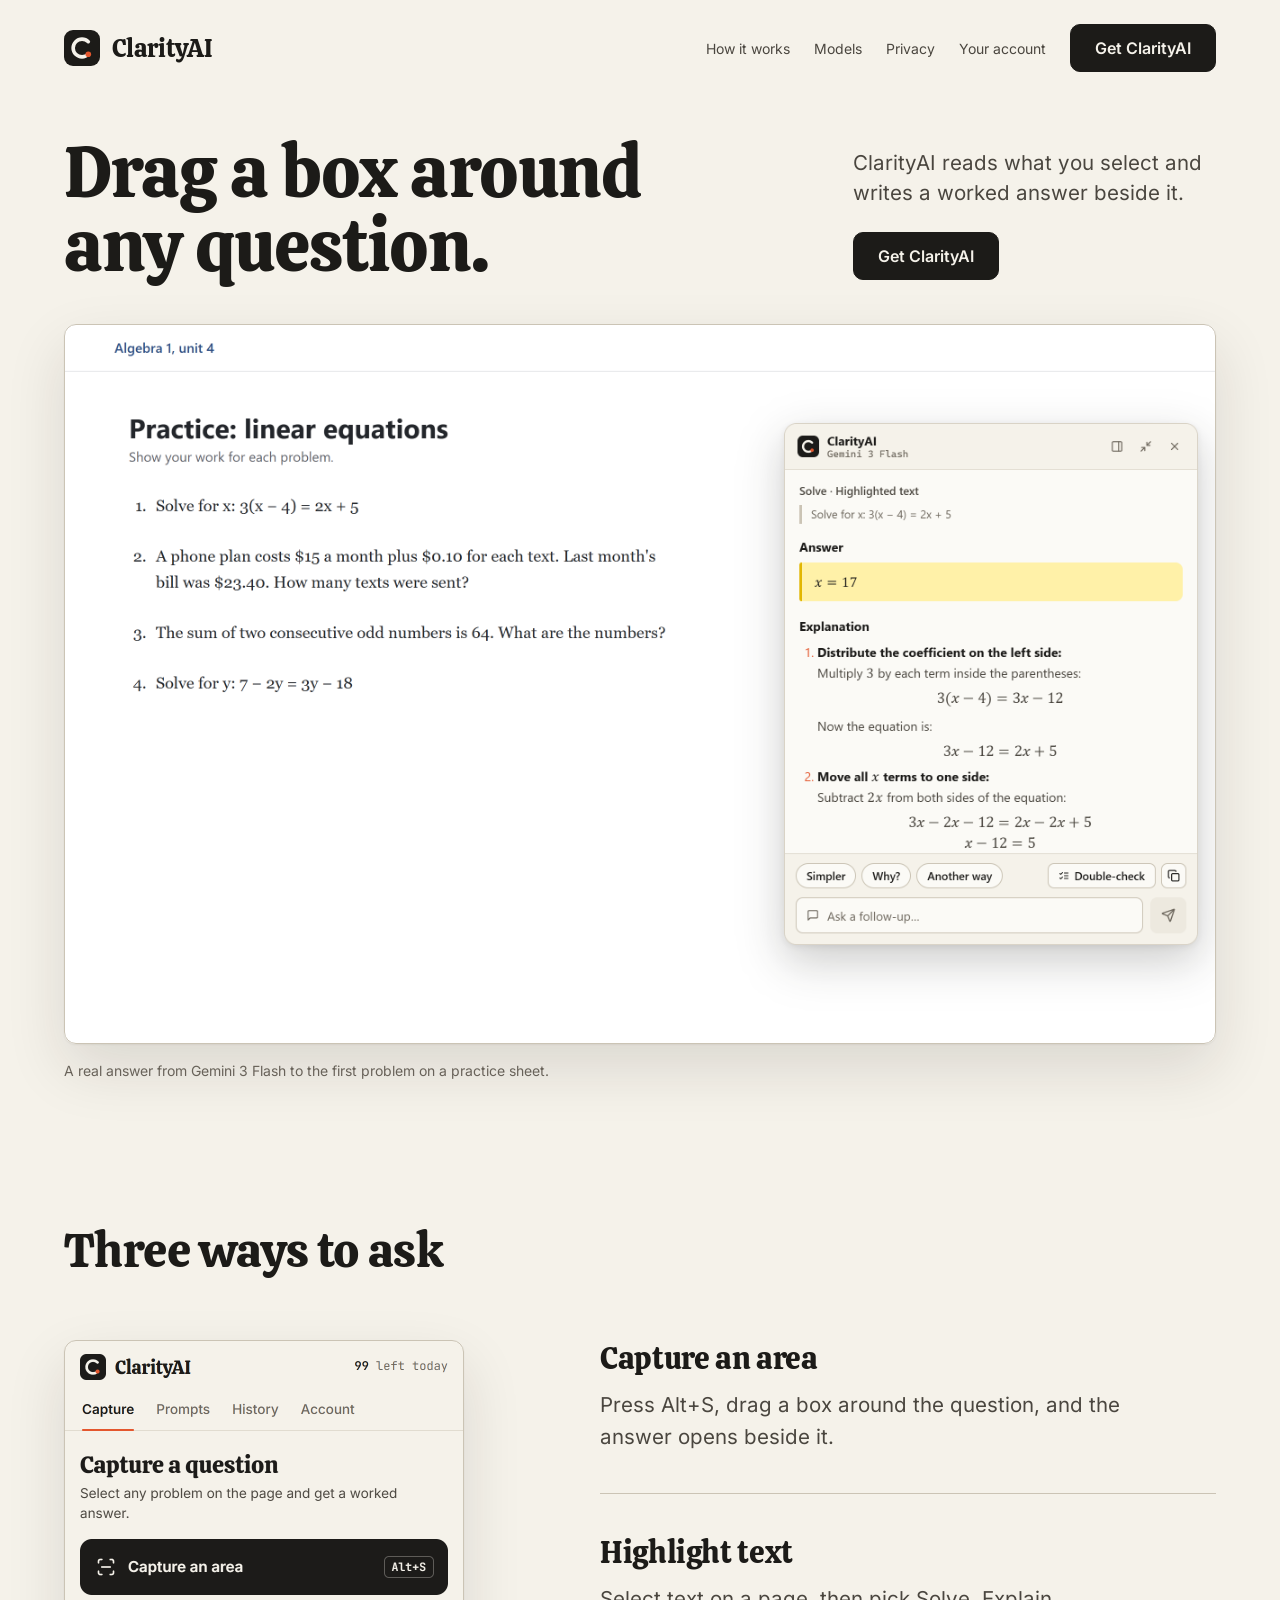
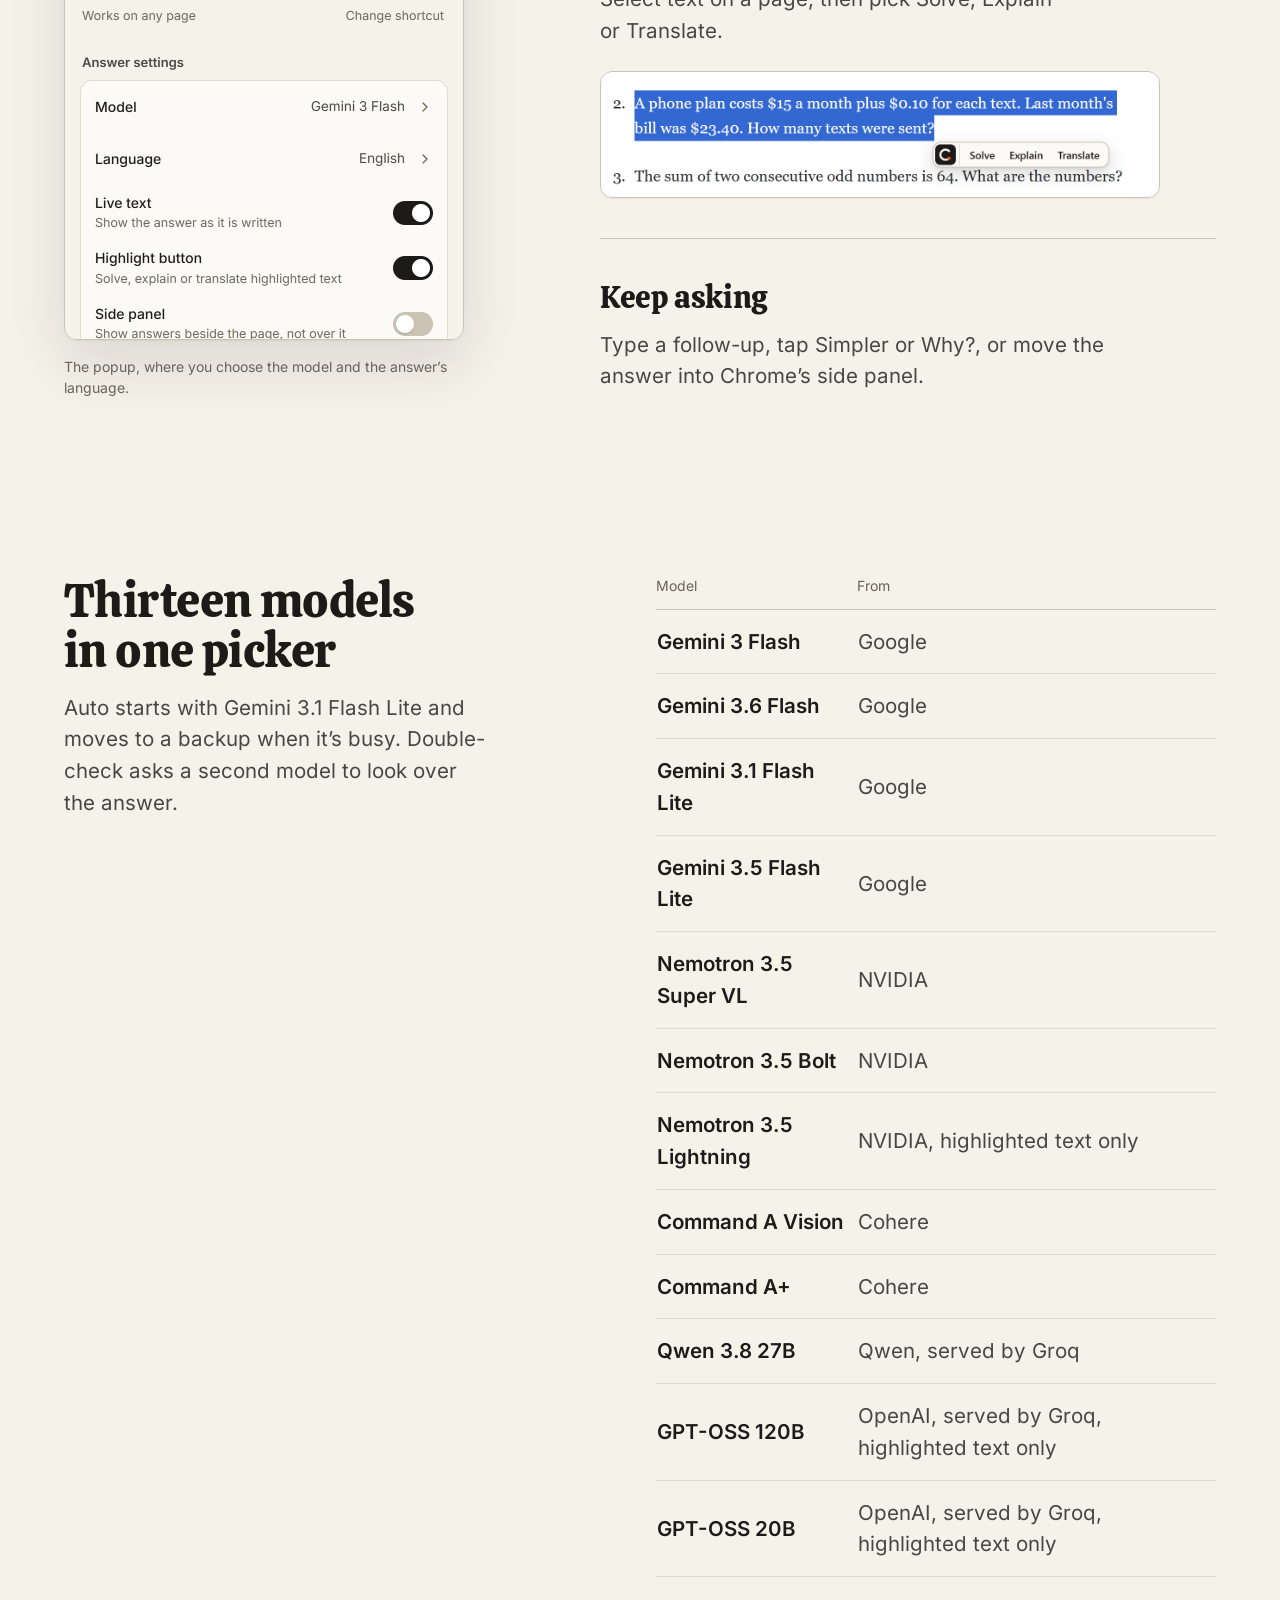
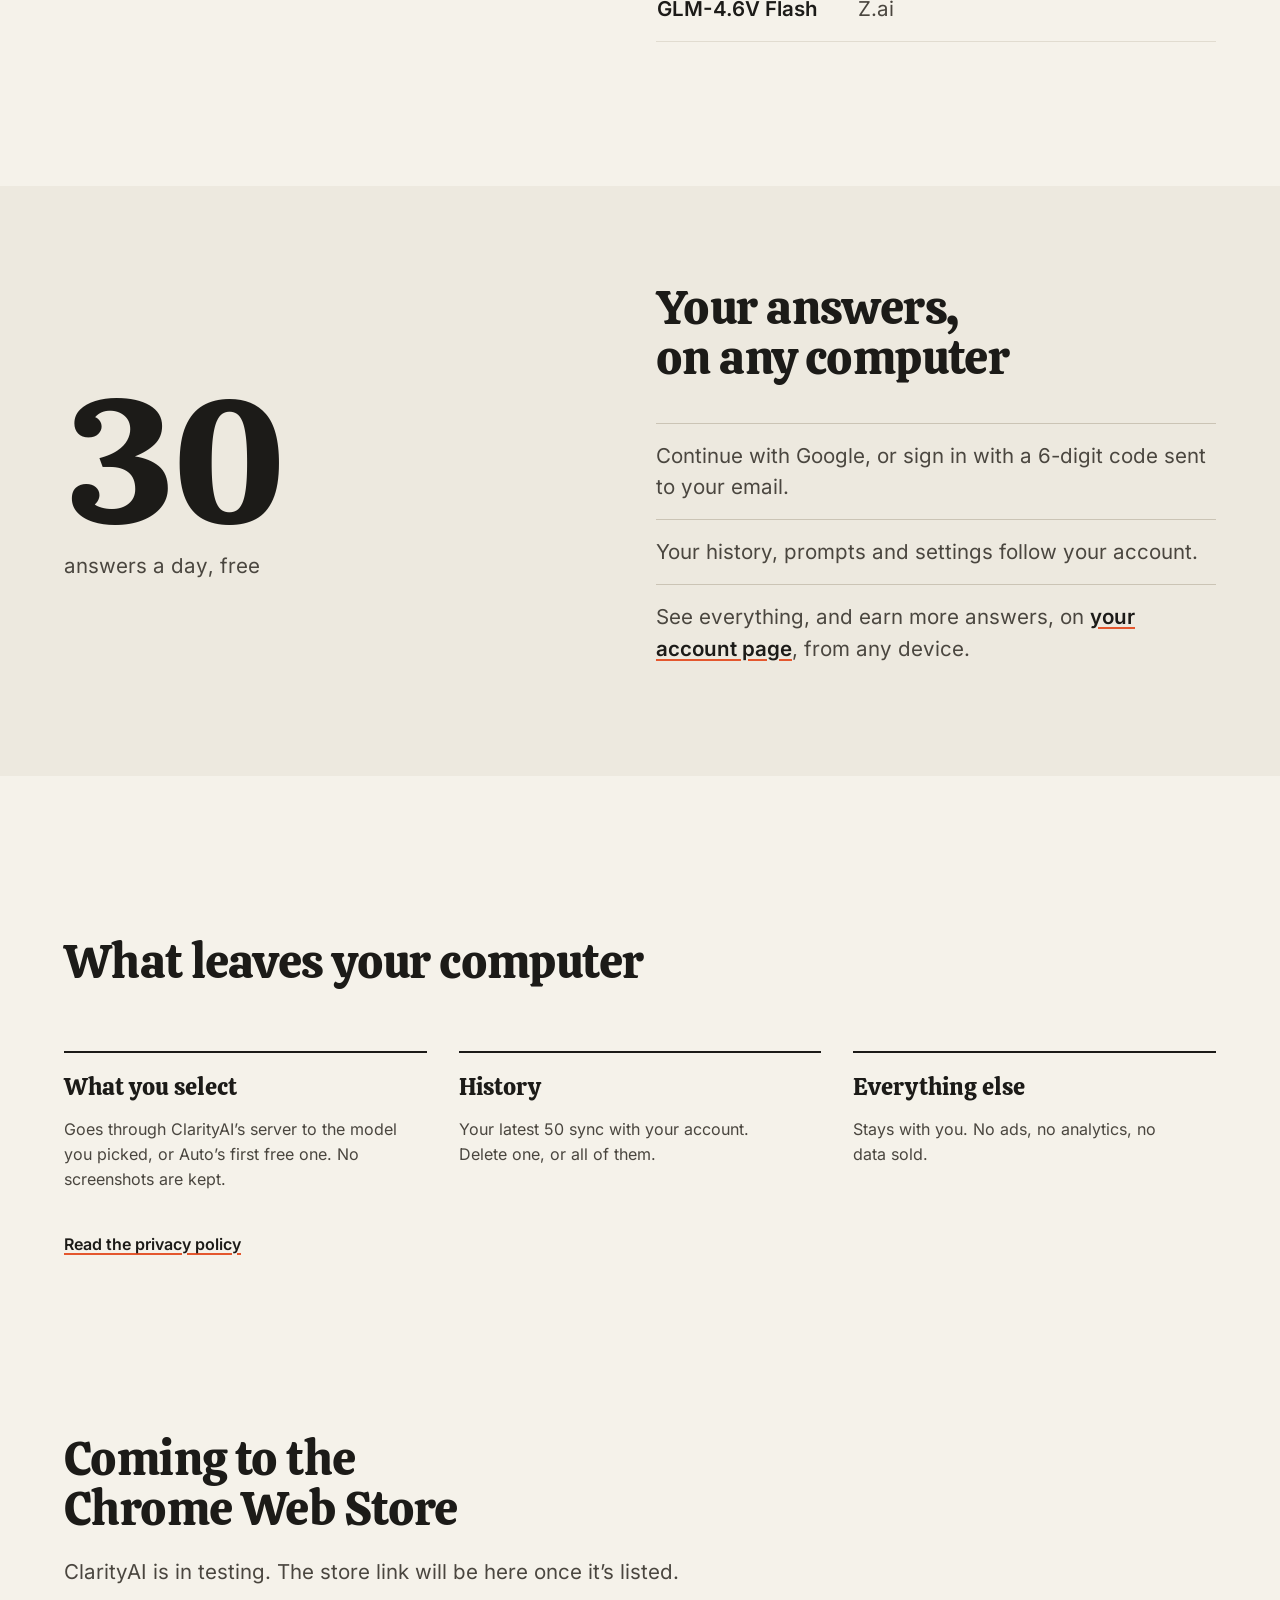
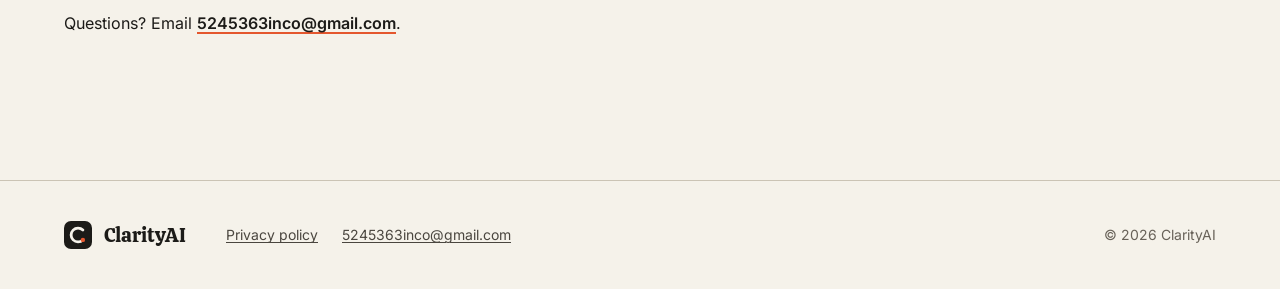
<file: index.html>
<!doctype html>
<html lang="en" class="smooth-scroll">
<head>
  <meta charset="utf-8">
  <!-- The same policy as _headers, for GitHub Pages, which can't send headers. -->
  <meta http-equiv="Content-Security-Policy" content="default-src 'none'; script-src 'self'; style-src 'self'; img-src 'self'; font-src 'self'; base-uri 'none'; form-action 'none'">
  <meta name="viewport" content="width=device-width, initial-scale=1">
  <title>ClarityAI for Chrome</title>
  <meta name="description" content="ClarityAI is a Chrome extension: drag a box around a question or highlight text, and a worked answer opens beside it.">
  <!-- Prove ownership of the site to Google (Search Console), which Google sign-in's consent screen requires: the first for
       clarityai-8ia.pages.dev, the second for clarityai-app.github.io. Keep both. -->
  <meta name="google-site-verification" content="6I5x_tUI6JbJIpLvFBavN6uESBlOiTrP61uITao2hlo">
  <meta name="google-site-verification" content="987zeOVAP4EmoThXailfLNvB3fN17-BJpTaD86GJJ60">
  <link rel="icon" type="image/png" sizes="32x32" href="images/icon-32.png">
  <link rel="apple-touch-icon" href="images/icon-128.png">
  <link rel="preload" href="fonts/calistoga-400.woff2" as="font" type="font/woff2" crossorigin>
  <link rel="stylesheet" href="styles.css">
  <script src="scroll.js" defer></script>
</head>
<body>
  <a class="skip" href="#main">Skip to content</a>

  <header class="site-nav container">
    <a class="brand" href="/">
      <svg viewBox="0 0 32 32" aria-hidden="true" focusable="false"><rect class="mark-bg" width="32" height="32" rx="8"/><path class="mark-c" d="M21.6 10.4A7.9 7.9 0 1 0 21.6 21.6"/><circle class="mark-dot" cx="21.6" cy="21.6" r="2.5"/></svg>
      <span>ClarityAI</span>
    </a>
    <nav aria-label="Main">
      <ul>
        <li><a href="#how">How it works</a></li>
        <li><a href="#models">Models</a></li>
        <li><a href="/privacy">Privacy</a></li>
        <li><a href="/account/">Your account</a></li>
      </ul>
    </nav>
    <a class="btn" href="#get">Get ClarityAI</a>
  </header>

  <main id="main">
    <section class="hero container" aria-labelledby="hero-title">
      <div class="hero-head">
        <h1 id="hero-title">Drag a box around any question.</h1>
        <div class="hero-side">
          <p class="lead">ClarityAI reads what you select and writes a worked answer beside it.</p>
          <a class="btn" href="#get">Get ClarityAI</a>
        </div>
      </div>
      <figure class="shot shot-hero">
        <picture>
          <source media="(max-width: 40rem)" srcset="images/answer-panel.png" width="1000" height="1240">
          <img src="images/answer.png" width="2560" height="1600" fetchpriority="high"
            alt="A practice sheet of algebra problems in Chrome, with ClarityAI's answer panel beside it: x = 17, followed by the worked steps.">
        </picture>
        <figcaption>A real answer from Gemini 3 Flash to the first problem on a practice sheet.</figcaption>
      </figure>
    </section>

    <section id="how" class="how container" aria-labelledby="how-title">
      <h2 id="how-title">Three ways to ask</h2>
      <div class="how-grid">
        <figure class="shot shot-popup">
          <img src="images/popup.png" width="800" height="1200" loading="lazy"
            alt="The ClarityAI popup: Capture an area with the Alt+S shortcut, then the model, the answer language and the switches for live text, the highlight button and the side panel.">
          <figcaption>The popup, where you choose the model and the answer’s language.</figcaption>
        </figure>
        <ul class="ways">
          <li>
            <h3>Capture an area</h3>
            <p>Press Alt+S, drag a box around the question, and the answer opens beside it.</p>
          </li>
          <li>
            <h3>Highlight text</h3>
            <p>Select text on a page, then pick Solve, Explain or Translate.</p>
            <img src="images/select.png" width="1300" height="296" loading="lazy"
              alt="A highlighted word problem with ClarityAI's small bar under it, offering Solve, Explain and Translate.">
          </li>
          <li>
            <h3>Keep asking</h3>
            <p>Type a follow-up, tap Simpler or Why?, or move the answer into Chrome’s side panel.</p>
          </li>
        </ul>
      </div>
    </section>

    <section id="models" class="models container" aria-labelledby="models-title">
      <div class="models-head">
        <h2 id="models-title">Thirteen models in one picker</h2>
        <p>Auto starts with Gemini 3.1 Flash Lite and moves to a backup when it’s busy. Double-check asks a second model to look over the answer.</p>
      </div>
      <table>
        <thead><tr><th scope="col">Model</th><th scope="col">From</th></tr></thead>
        <tbody>
          <tr><td>Gemini 3 Flash</td><td>Google</td></tr>
          <tr><td>Gemini 3.6 Flash</td><td>Google</td></tr>
          <tr><td>Gemini 3.1 Flash Lite</td><td>Google</td></tr>
          <tr><td>Gemini 3.5 Flash Lite</td><td>Google</td></tr>
          <tr><td>Nemotron 3.5 Super VL</td><td>NVIDIA</td></tr>
          <tr><td>Nemotron 3.5 Bolt</td><td>NVIDIA</td></tr>
          <tr><td>Nemotron 3.5 Lightning</td><td>NVIDIA, highlighted text only</td></tr>
          <tr><td>Command A Vision</td><td>Cohere</td></tr>
          <tr><td>Command A+</td><td>Cohere</td></tr>
          <tr><td>Qwen 3.8 27B</td><td>Qwen, served by Groq</td></tr>
          <tr><td>GPT-OSS 120B</td><td>OpenAI, served by Groq, highlighted text only</td></tr>
          <tr><td>GPT-OSS 20B</td><td>OpenAI, served by Groq, highlighted text only</td></tr>
          <tr><td>GLM-4.6V Flash</td><td>Z.ai</td></tr>
        </tbody>
      </table>
    </section>

    <section class="account band" aria-labelledby="account-title">
      <div class="container account-grid">
        <p class="figure"><span class="num">30</span><span class="figure-label">answers a day, free</span></p>
        <div class="account-copy">
          <h2 id="account-title">Your answers, on any computer</h2>
          <ul class="facts">
            <li>Continue with Google, or sign in with a 6-digit code sent to your email.</li>
            <li>Your history, prompts and settings follow your account.</li>
            <li>See everything, and earn more answers, on <a class="text-link" href="/account/">your account page</a>, from any device.</li>
          </ul>
        </div>
      </div>
    </section>

    <section id="privacy" class="privacy container" aria-labelledby="privacy-title">
      <h2 id="privacy-title">What leaves your computer</h2>
      <dl class="ledger">
        <div>
          <dt>What you select</dt>
          <dd>Goes through ClarityAI’s server to the model you picked, or Auto’s first free one. No screenshots are kept.</dd>
        </div>
        <div>
          <dt>History</dt>
          <dd>Your latest 50 sync with your account. Delete one, or all of them.</dd>
        </div>
        <div>
          <dt>Everything else</dt>
          <dd>Stays with you. No ads, no analytics, no data sold.</dd>
        </div>
      </dl>
      <p class="more"><a class="text-link" href="/privacy">Read the privacy policy</a></p>
    </section>

    <section id="get" class="get container" aria-labelledby="get-title">
      <h2 id="get-title">Coming to the Chrome Web Store</h2>
      <p class="lead">ClarityAI is in testing. The store link will be here once it’s listed.</p>
      <p>Questions? Email <a class="text-link" href="mailto:5245363inco@gmail.com">5245363inco@gmail.com</a>.</p>
    </section>
  </main>

  <footer class="site-foot">
    <div class="container foot-row">
      <a class="brand brand-small" href="/">
        <svg viewBox="0 0 32 32" aria-hidden="true" focusable="false"><rect class="mark-bg" width="32" height="32" rx="8"/><path class="mark-c" d="M21.6 10.4A7.9 7.9 0 1 0 21.6 21.6"/><circle class="mark-dot" cx="21.6" cy="21.6" r="2.5"/></svg>
        <span>ClarityAI</span>
      </a>
      <ul>
        <li><a href="/privacy">Privacy policy</a></li>
        <li><a href="mailto:5245363inco@gmail.com">5245363inco@gmail.com</a></li>
      </ul>
      <p class="foot-note">© 2026 ClarityAI</p>
    </div>
  </footer>
</body>
</html>
</file>
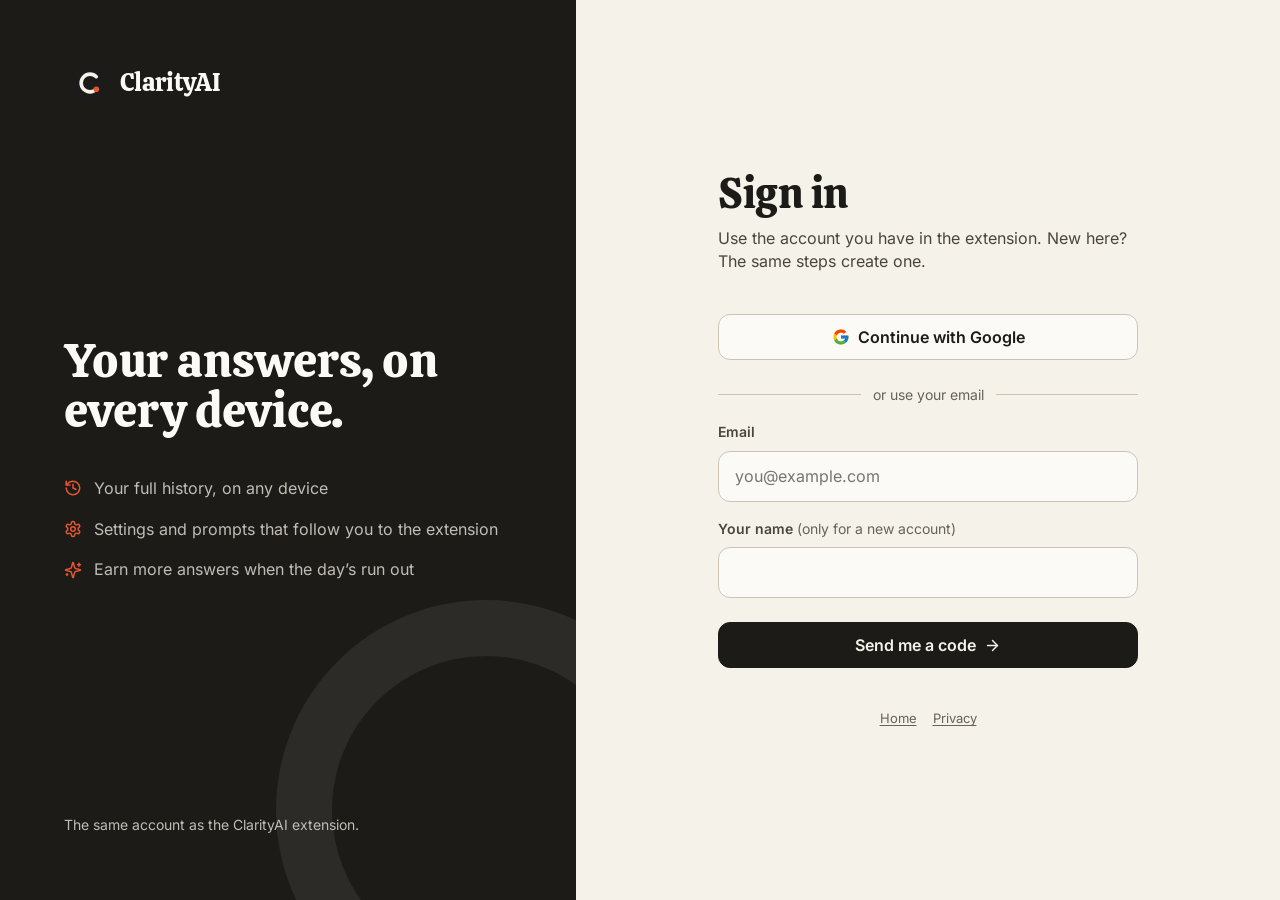
<file: account/index.html>
<!doctype html>
<html lang="en">
<head>
  <meta charset="utf-8">
  <meta http-equiv="Content-Security-Policy" content="default-src 'none'; script-src 'self'; style-src 'self' 'unsafe-inline'; img-src 'self' data: blob:; font-src 'self'; connect-src https://clarityai-api.clarityai.workers.dev; base-uri 'none'; form-action 'none'">
  <meta name="viewport" content="width=device-width, initial-scale=1">
  <title>Your account, ClarityAI</title>
  <meta name="description" content="Sign in to see your ClarityAI account: answers left today, your history, settings, and earning more answers.">
  <meta name="robots" content="noindex">
  <link rel="icon" type="image/png" sizes="32x32" href="/images/icon-32.png">
  <link rel="preload" href="/fonts/calistoga-400.woff2" as="font" type="font/woff2" crossorigin>
  <link rel="stylesheet" href="/styles.css">
  <script type="module" crossorigin src="/account/assets/index-CCtc_2ZT.js"></script>
  <link rel="stylesheet" crossorigin href="/account/assets/index-DwGI0dgS.css">
</head>
<body>
  <noscript><p style="padding:24px">The account page needs JavaScript. You can still use ClarityAI in the extension.</p></noscript>
  <div id="root"></div>
</body>
</html>
</file>
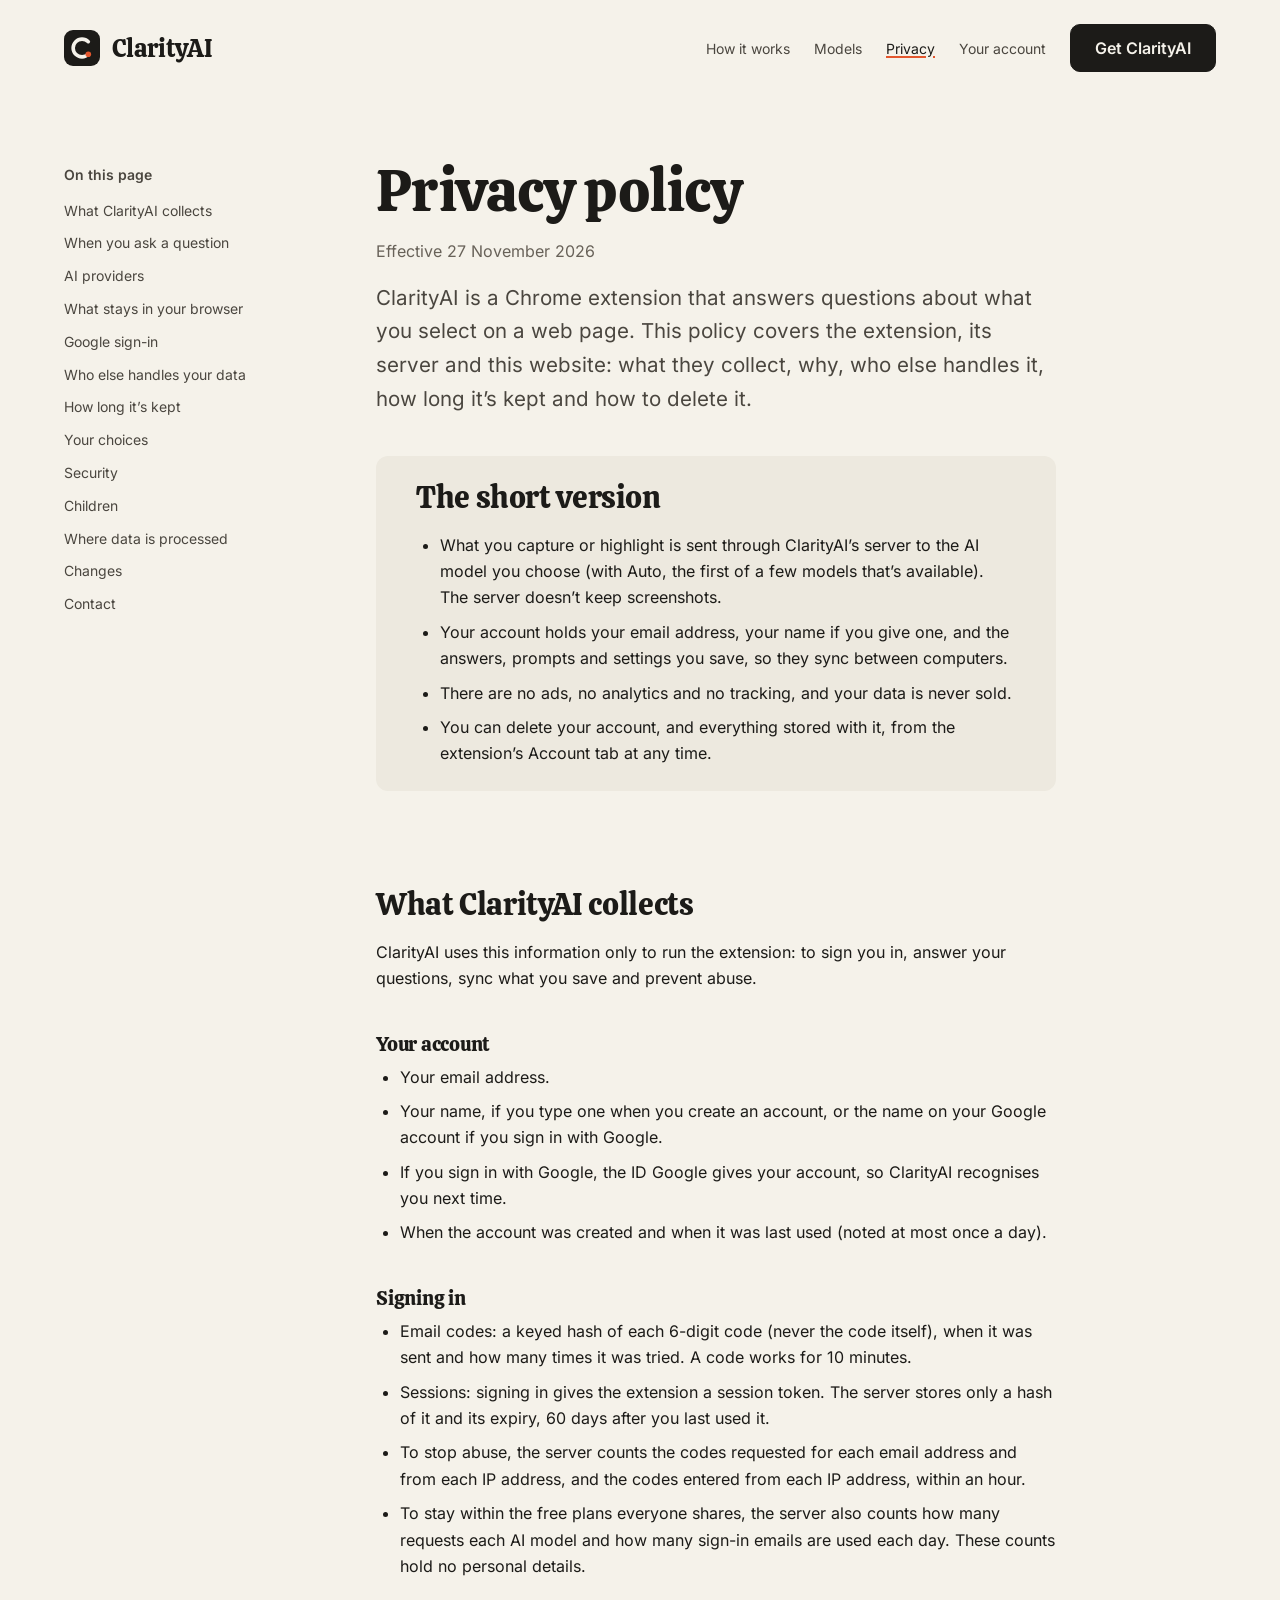
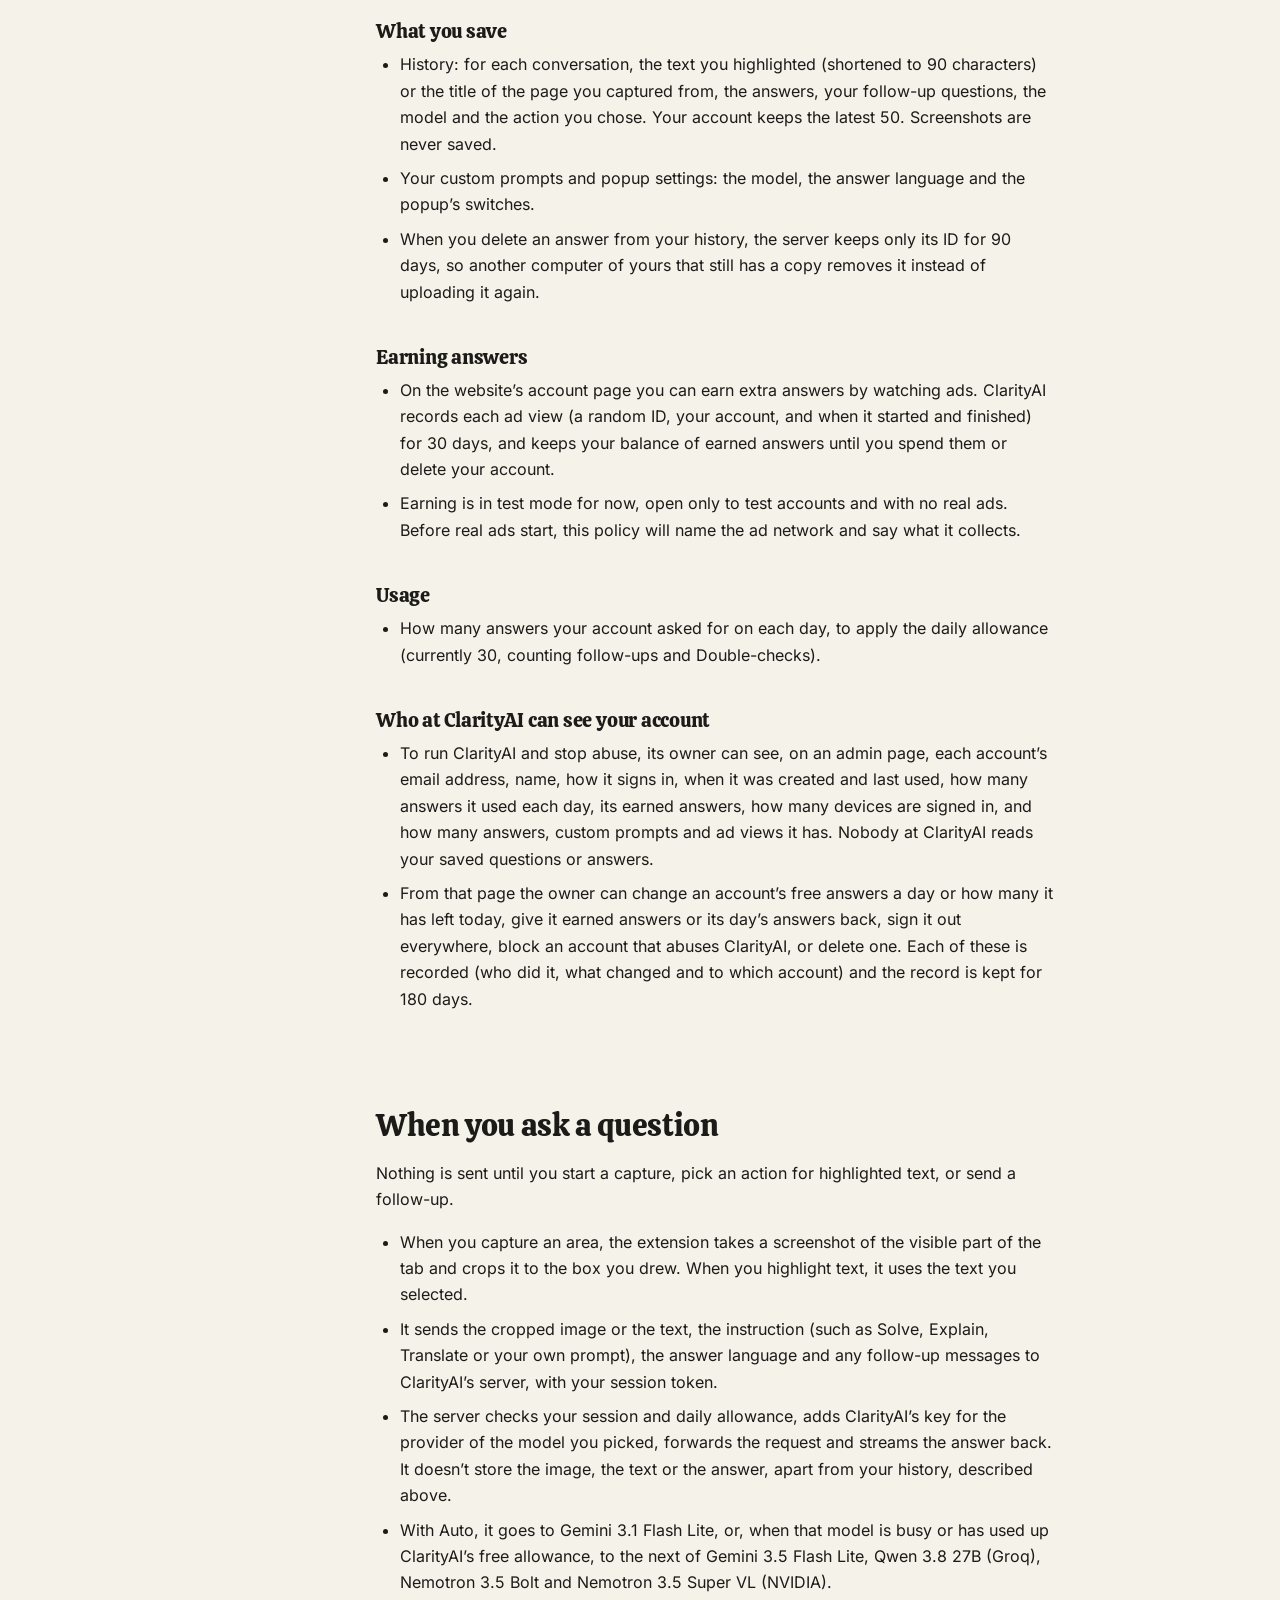
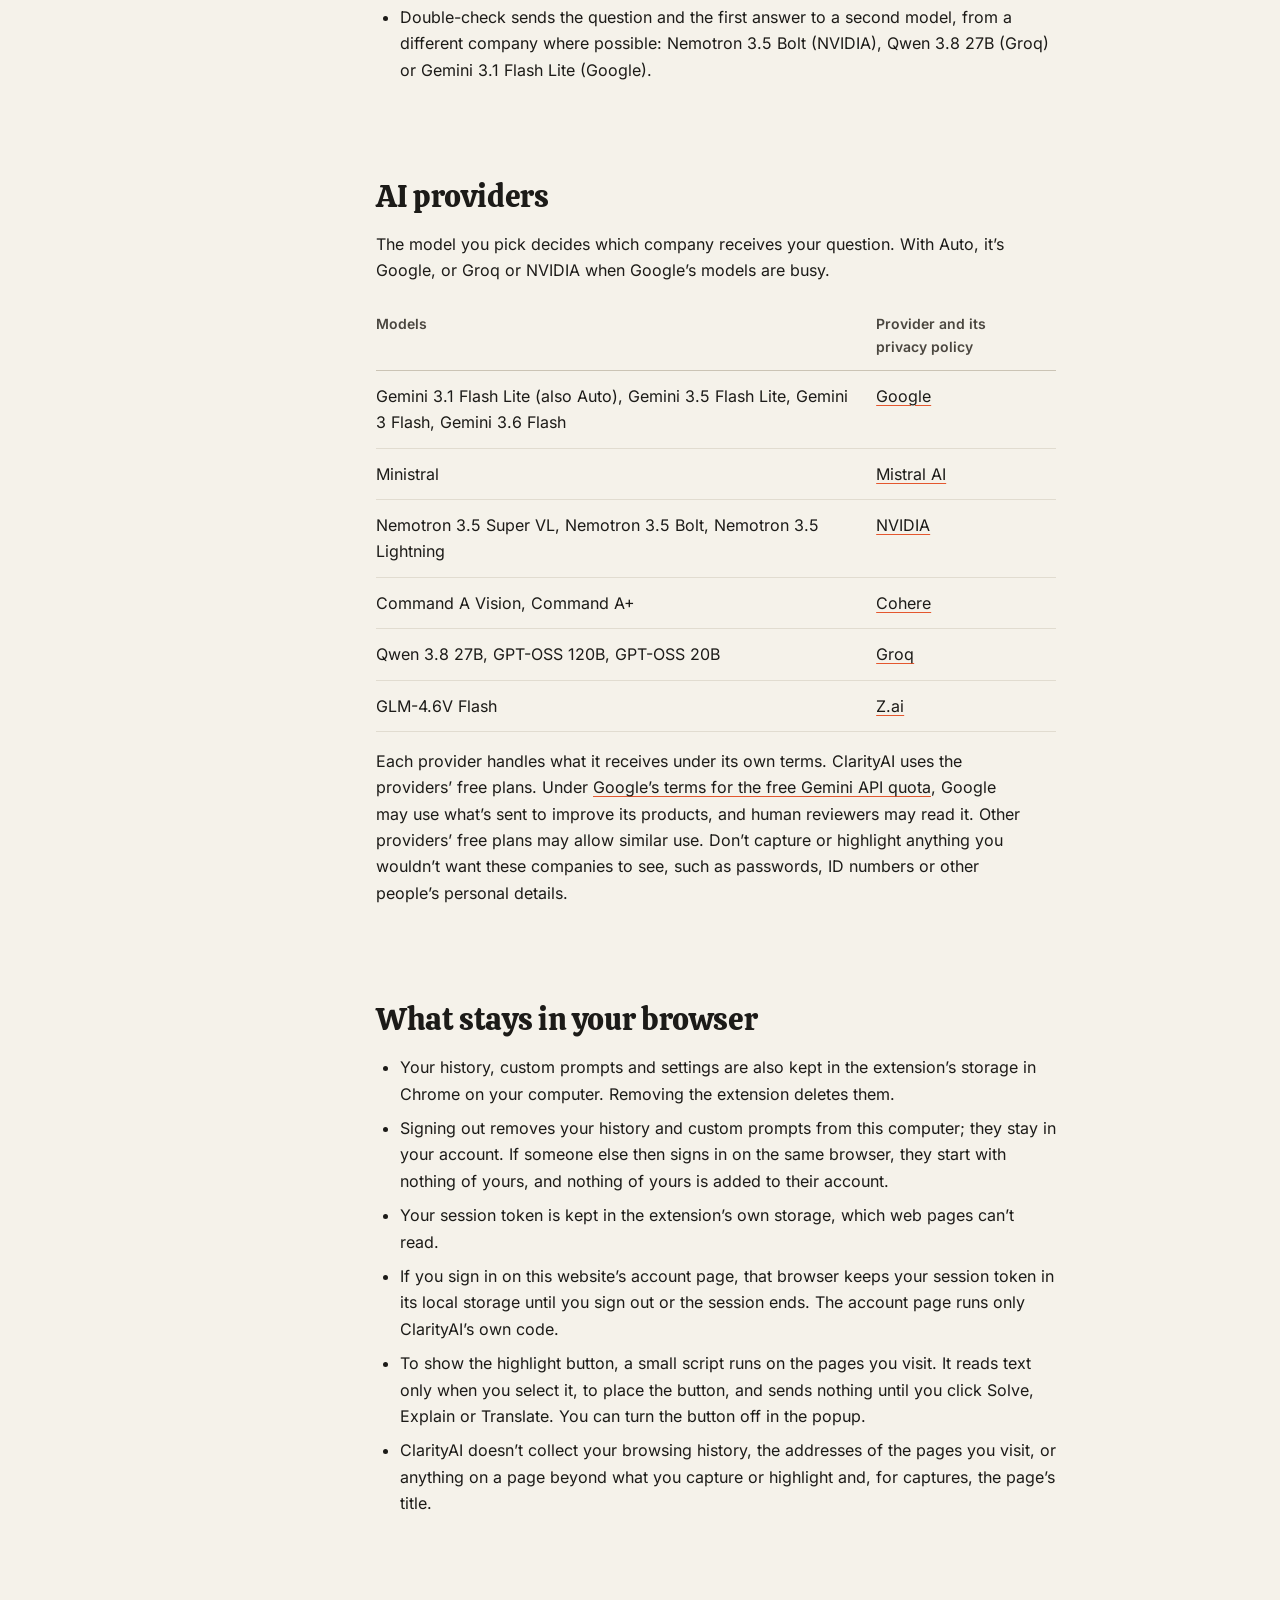
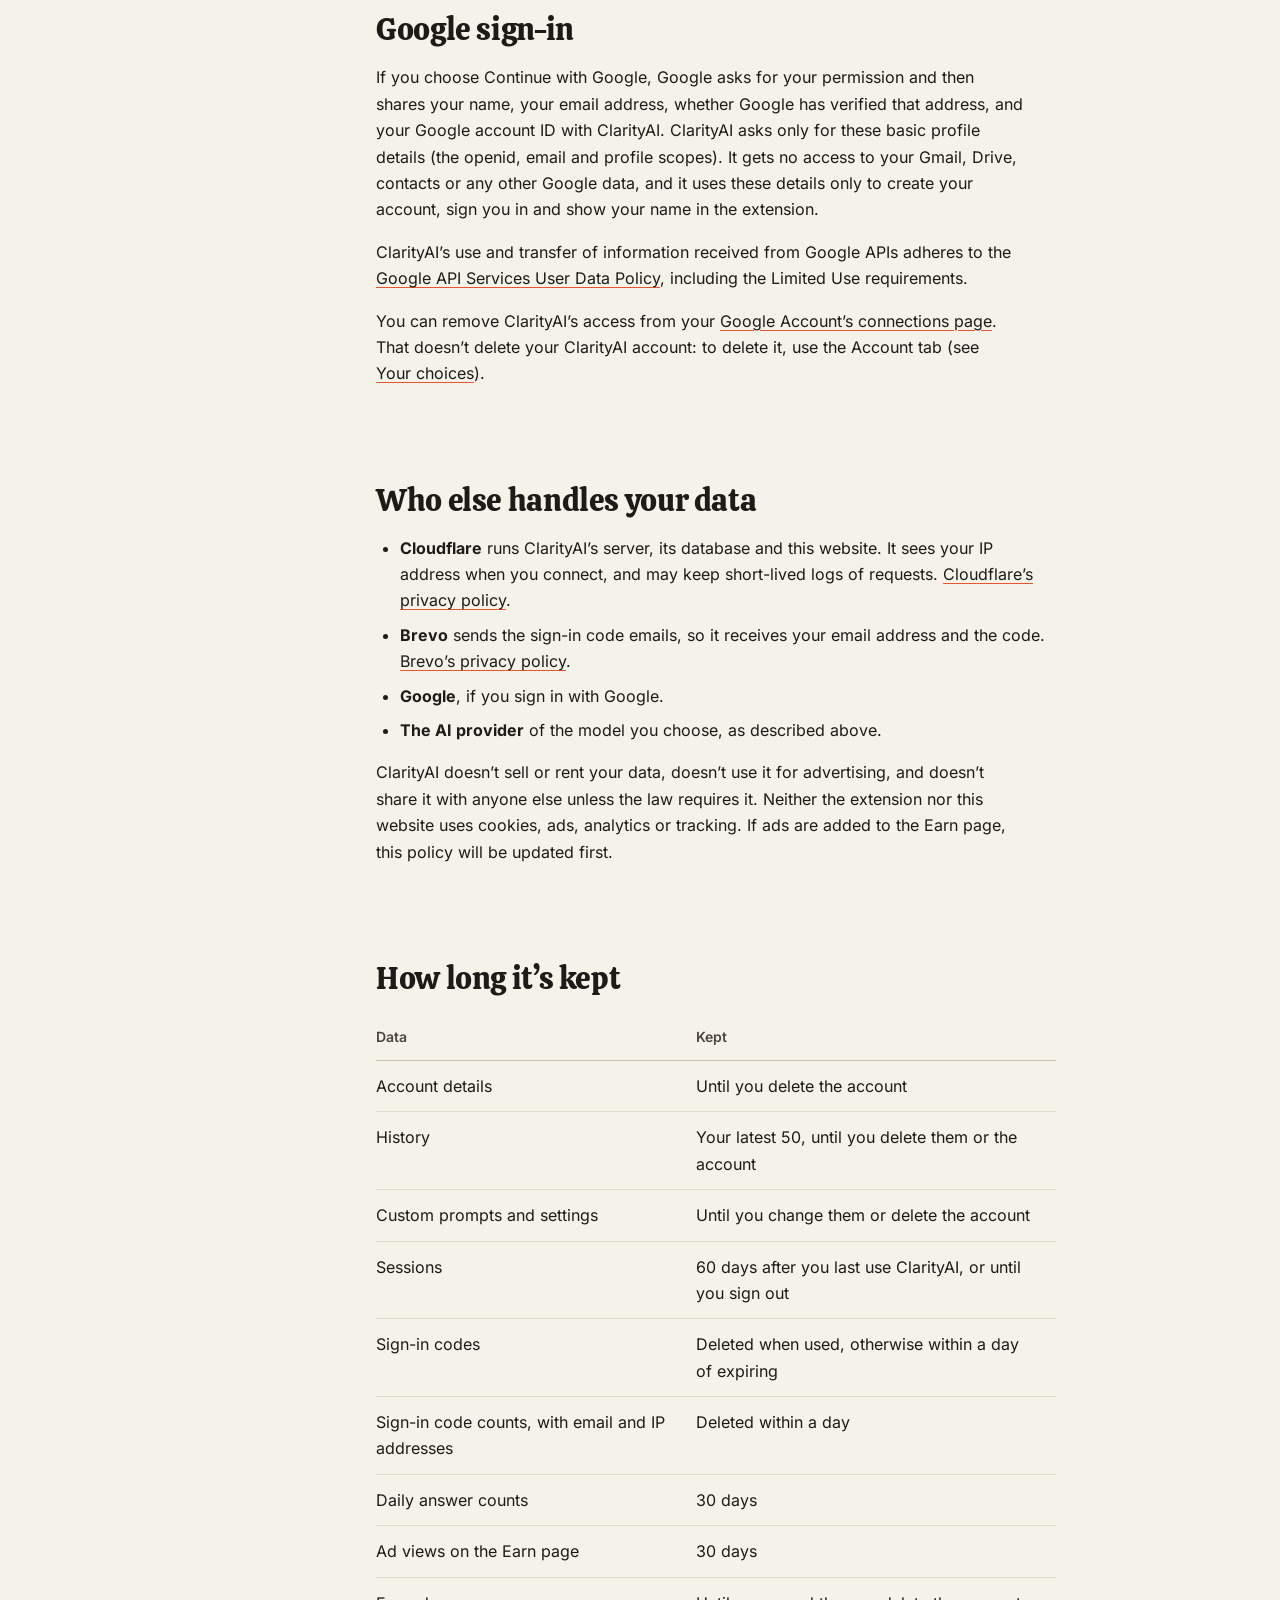
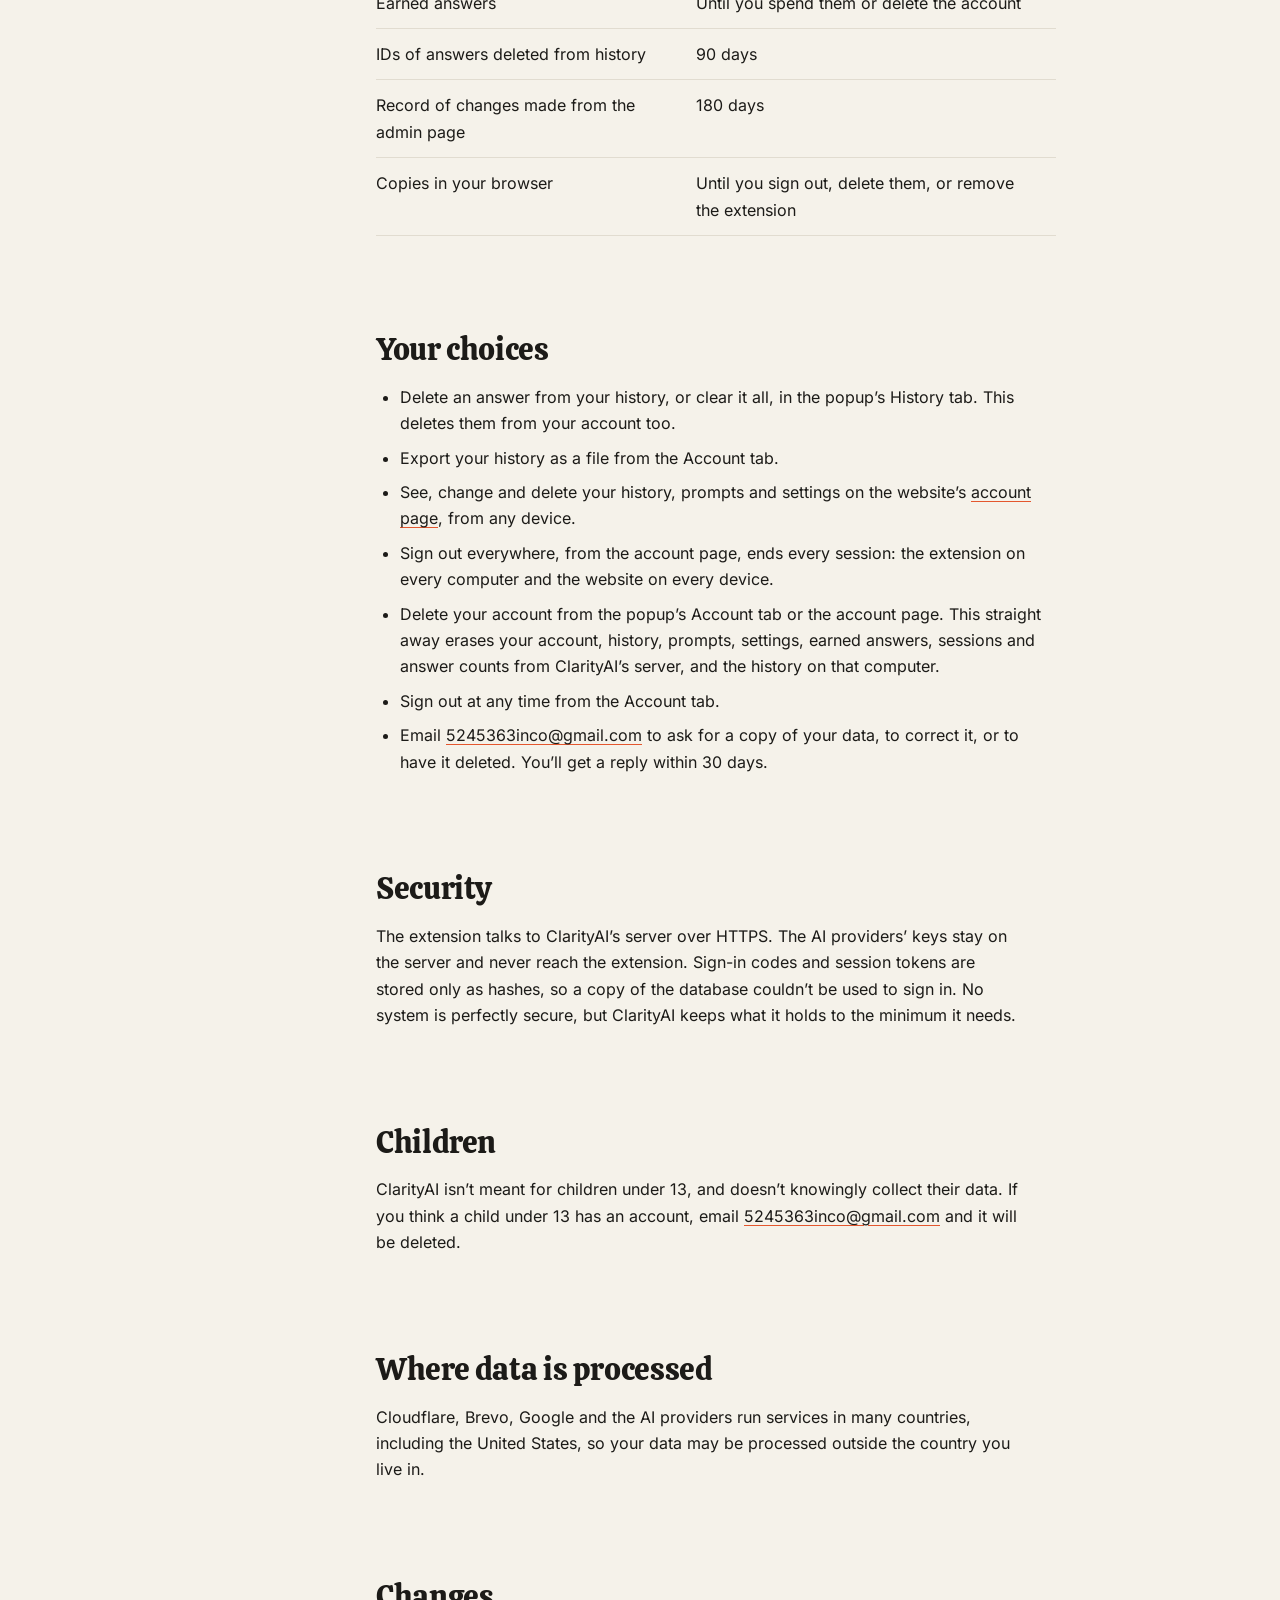
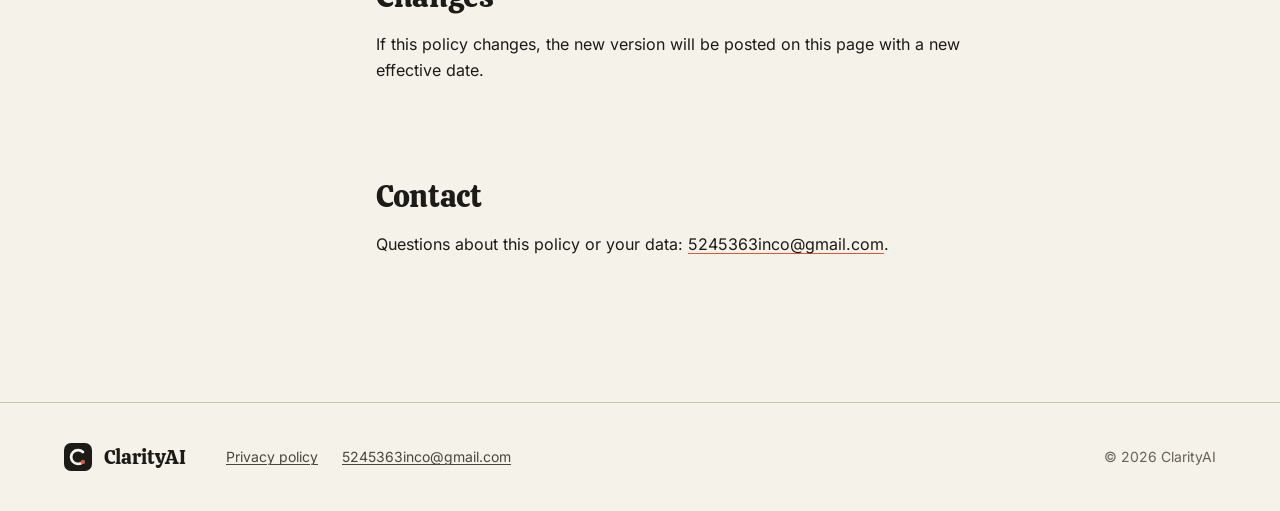
<file: privacy.html>
<!doctype html>
<html lang="en" class="smooth-scroll">
<head>
  <meta charset="utf-8">
  <!-- The same policy as _headers, for GitHub Pages, which can't send headers. -->
  <meta http-equiv="Content-Security-Policy" content="default-src 'none'; script-src 'self'; style-src 'self'; img-src 'self'; font-src 'self'; base-uri 'none'; form-action 'none'">
  <meta name="viewport" content="width=device-width, initial-scale=1">
  <title>Privacy policy, ClarityAI</title>
  <meta name="description" content="What the ClarityAI Chrome extension, its server and this website collect, who else handles it, how long it is kept and how to delete it.">
  <link rel="icon" type="image/png" sizes="32x32" href="images/icon-32.png">
  <link rel="apple-touch-icon" href="images/icon-128.png">
  <link rel="preload" href="fonts/calistoga-400.woff2" as="font" type="font/woff2" crossorigin>
  <link rel="stylesheet" href="styles.css">
  <script src="scroll.js" defer></script>
</head>
<body>
  <a class="skip" href="#main">Skip to content</a>

  <header class="site-nav container">
    <a class="brand" href="/">
      <svg viewBox="0 0 32 32" aria-hidden="true" focusable="false"><rect class="mark-bg" width="32" height="32" rx="8"/><path class="mark-c" d="M21.6 10.4A7.9 7.9 0 1 0 21.6 21.6"/><circle class="mark-dot" cx="21.6" cy="21.6" r="2.5"/></svg>
      <span>ClarityAI</span>
    </a>
    <nav aria-label="Main">
      <ul>
        <li><a href="/#how">How it works</a></li>
        <li><a href="/#models">Models</a></li>
        <li><a href="/privacy" aria-current="page">Privacy</a></li>
        <li><a href="/account/">Your account</a></li>
      </ul>
    </nav>
    <a class="btn" href="/#get">Get ClarityAI</a>
  </header>

  <main id="main" class="doc container">
    <nav class="doc-toc" aria-labelledby="toc-title">
      <p id="toc-title" class="doc-toc-title">On this page</p>
      <ol>
        <li><a href="#collect">What ClarityAI collects</a></li>
        <li><a href="#questions">When you ask a question</a></li>
        <li><a href="#providers">AI providers</a></li>
        <li><a href="#browser">What stays in your browser</a></li>
        <li><a href="#google">Google sign-in</a></li>
        <li><a href="#sharing">Who else handles your data</a></li>
        <li><a href="#retention">How long it’s kept</a></li>
        <li><a href="#choices">Your choices</a></li>
        <li><a href="#security">Security</a></li>
        <li><a href="#children">Children</a></li>
        <li><a href="#transfers">Where data is processed</a></li>
        <li><a href="#changes">Changes</a></li>
        <li><a href="#contact">Contact</a></li>
      </ol>
    </nav>

    <article class="doc-body">
      <h1>Privacy policy</h1>
      <p class="doc-meta">Effective 27 November 2026</p>
      <p class="doc-intro">ClarityAI is a Chrome extension that answers questions about what you select on a web page. This policy covers the extension, its server and this website: what they collect, why, who else handles it, how long it’s kept and how to delete it.</p>

      <section class="doc-short" aria-labelledby="short">
        <h2 id="short">The short version</h2>
        <ul>
          <li>What you capture or highlight is sent through ClarityAI’s server to the AI model you choose (with Auto, the first of a few models that’s available). The server doesn’t keep screenshots.</li>
          <li>Your account holds your email address, your name if you give one, and the answers, prompts and settings you save, so they sync between computers.</li>
          <li>There are no ads, no analytics and no tracking, and your data is never sold.</li>
          <li>You can delete your account, and everything stored with it, from the extension’s Account tab at any time.</li>
        </ul>
      </section>

      <h2 id="collect">What ClarityAI collects</h2>
      <p>ClarityAI uses this information only to run the extension: to sign you in, answer your questions, sync what you save and prevent abuse.</p>
      <h3>Your account</h3>
      <ul>
        <li>Your email address.</li>
        <li>Your name, if you type one when you create an account, or the name on your Google account if you sign in with Google.</li>
        <li>If you sign in with Google, the ID Google gives your account, so ClarityAI recognises you next time.</li>
        <li>When the account was created and when it was last used (noted at most once a day).</li>
      </ul>
      <h3>Signing in</h3>
      <ul>
        <li>Email codes: a keyed hash of each 6-digit code (never the code itself), when it was sent and how many times it was tried. A code works for 10 minutes.</li>
        <li>Sessions: signing in gives the extension a session token. The server stores only a hash of it and its expiry, 60 days after you last used it.</li>
        <li>To stop abuse, the server counts the codes requested for each email address and from each IP address, and the codes entered from each IP address, within an hour.</li>
        <li>To stay within the free plans everyone shares, the server also counts how many requests each AI model and how many sign-in emails are used each day. These counts hold no personal details.</li>
      </ul>
      <h3>What you save</h3>
      <ul>
        <li>History: for each conversation, the text you highlighted (shortened to 90 characters) or the title of the page you captured from, the answers, your follow-up questions, the model and the action you chose. Your account keeps the latest 50. Screenshots are never saved.</li>
        <li>Your custom prompts and popup settings: the model, the answer language and the popup’s switches.</li>
        <li>When you delete an answer from your history, the server keeps only its ID for 90 days, so another computer of yours that still has a copy removes it instead of uploading it again.</li>
      </ul>
      <h3>Earning answers</h3>
      <ul>
        <li>On the website’s account page you can earn extra answers by watching ads. ClarityAI records each ad view (a random ID, your account, and when it started and finished) for 30 days, and keeps your balance of earned answers until you spend them or delete your account.</li>
        <li>Earning is in test mode for now, open only to test accounts and with no real ads. Before real ads start, this policy will name the ad network and say what it collects.</li>
      </ul>
      <h3>Usage</h3>
      <ul>
        <li>How many answers your account asked for on each day, to apply the daily allowance (currently 30, counting follow-ups and Double-checks).</li>
      </ul>
      <h3>Who at ClarityAI can see your account</h3>
      <ul>
        <li>To run ClarityAI and stop abuse, its owner can see, on an admin page, each account’s email address, name, how it signs in, when it was created and last used, how many answers it used each day, its earned answers, how many devices are signed in, and how many answers, custom prompts and ad views it has. Nobody at ClarityAI reads your saved questions or answers.</li>
        <li>From that page the owner can change an account’s free answers a day or how many it has left today, give it earned answers or its day’s answers back, sign it out everywhere, block an account that abuses ClarityAI, or delete one. Each of these is recorded (who did it, what changed and to which account) and the record is kept for 180 days.</li>
      </ul>

      <h2 id="questions">When you ask a question</h2>
      <p>Nothing is sent until you start a capture, pick an action for highlighted text, or send a follow-up.</p>
      <ul>
        <li>When you capture an area, the extension takes a screenshot of the visible part of the tab and crops it to the box you drew. When you highlight text, it uses the text you selected.</li>
        <li>It sends the cropped image or the text, the instruction (such as Solve, Explain, Translate or your own prompt), the answer language and any follow-up messages to ClarityAI’s server, with your session token.</li>
        <li>The server checks your session and daily allowance, adds ClarityAI’s key for the provider of the model you picked, forwards the request and streams the answer back. It doesn’t store the image, the text or the answer, apart from your history, described above.</li>
        <li>With Auto, it goes to Gemini 3.1 Flash Lite, or, when that model is busy or has used up ClarityAI’s free allowance, to the next of Gemini 3.5 Flash Lite, Qwen 3.8 27B (Groq), Nemotron 3.5 Bolt and Nemotron 3.5 Super VL (NVIDIA).</li>
        <li>Double-check sends the question and the first answer to a second model, from a different company where possible: Nemotron 3.5 Bolt (NVIDIA), Qwen 3.8 27B (Groq) or Gemini 3.1 Flash Lite (Google).</li>
      </ul>

      <h2 id="providers">AI providers</h2>
      <p>The model you pick decides which company receives your question. With Auto, it’s Google, or Groq or NVIDIA when Google’s models are busy.</p>
      <table>
        <thead><tr><th scope="col">Models</th><th scope="col">Provider and its privacy policy</th></tr></thead>
        <tbody>
          <tr><td>Gemini 3.1 Flash Lite (also Auto), Gemini 3.5 Flash Lite, Gemini 3 Flash, Gemini 3.6 Flash</td><td><a href="https://policies.google.com/privacy">Google</a></td></tr>
          <tr><td>Ministral</td><td><a href="https://mistral.ai/terms">Mistral AI</a></td></tr>
          <tr><td>Nemotron 3.5 Super VL, Nemotron 3.5 Bolt, Nemotron 3.5 Lightning</td><td><a href="https://www.nvidia.com/en-us/about-nvidia/privacy-policy/">NVIDIA</a></td></tr>
          <tr><td>Command A Vision, Command A+</td><td><a href="https://cohere.com/privacy">Cohere</a></td></tr>
          <tr><td>Qwen 3.8 27B, GPT-OSS 120B, GPT-OSS 20B</td><td><a href="https://groq.com/privacy-policy">Groq</a></td></tr>
          <tr><td>GLM-4.6V Flash</td><td><a href="https://docs.z.ai/legal-agreement/privacy-policy">Z.ai</a></td></tr>
        </tbody>
      </table>
      <p>Each provider handles what it receives under its own terms. ClarityAI uses the providers’ free plans. Under <a href="https://ai.google.dev/gemini-api/terms">Google’s terms for the free Gemini API quota</a>, Google may use what’s sent to improve its products, and human reviewers may read it. Other providers’ free plans may allow similar use. Don’t capture or highlight anything you wouldn’t want these companies to see, such as passwords, ID numbers or other people’s personal details.</p>

      <h2 id="browser">What stays in your browser</h2>
      <ul>
        <li>Your history, custom prompts and settings are also kept in the extension’s storage in Chrome on your computer. Removing the extension deletes them.</li>
        <li>Signing out removes your history and custom prompts from this computer; they stay in your account. If someone else then signs in on the same browser, they start with nothing of yours, and nothing of yours is added to their account.</li>
        <li>Your session token is kept in the extension’s own storage, which web pages can’t read.</li>
        <li>If you sign in on this website’s account page, that browser keeps your session token in its local storage until you sign out or the session ends. The account page runs only ClarityAI’s own code.</li>
        <li>To show the highlight button, a small script runs on the pages you visit. It reads text only when you select it, to place the button, and sends nothing until you click Solve, Explain or Translate. You can turn the button off in the popup.</li>
        <li>ClarityAI doesn’t collect your browsing history, the addresses of the pages you visit, or anything on a page beyond what you capture or highlight and, for captures, the page’s title.</li>
      </ul>

      <h2 id="google">Google sign-in</h2>
      <p>If you choose Continue with Google, Google asks for your permission and then shares your name, your email address, whether Google has verified that address, and your Google account ID with ClarityAI. ClarityAI asks only for these basic profile details (the openid, email and profile scopes). It gets no access to your Gmail, Drive, contacts or any other Google data, and it uses these details only to create your account, sign you in and show your name in the extension.</p>
      <p>ClarityAI’s use and transfer of information received from Google APIs adheres to the <a href="https://developers.google.com/terms/api-services-user-data-policy">Google API Services User Data Policy</a>, including the Limited Use requirements.</p>
      <p>You can remove ClarityAI’s access from your <a href="https://myaccount.google.com/connections">Google Account’s connections page</a>. That doesn’t delete your ClarityAI account: to delete it, use the Account tab (see <a href="#choices">Your choices</a>).</p>

      <h2 id="sharing">Who else handles your data</h2>
      <ul>
        <li><strong>Cloudflare</strong> runs ClarityAI’s server, its database and this website. It sees your IP address when you connect, and may keep short-lived logs of requests. <a href="https://www.cloudflare.com/privacypolicy/">Cloudflare’s privacy policy</a>.</li>
        <li><strong>Brevo</strong> sends the sign-in code emails, so it receives your email address and the code. <a href="https://www.brevo.com/legal/privacypolicy/">Brevo’s privacy policy</a>.</li>
        <li><strong>Google</strong>, if you sign in with Google.</li>
        <li><strong>The AI provider</strong> of the model you choose, as described above.</li>
      </ul>
      <p>ClarityAI doesn’t sell or rent your data, doesn’t use it for advertising, and doesn’t share it with anyone else unless the law requires it. Neither the extension nor this website uses cookies, ads, analytics or tracking. If ads are added to the Earn page, this policy will be updated first.</p>

      <h2 id="retention">How long it’s kept</h2>
      <table>
        <thead><tr><th scope="col">Data</th><th scope="col">Kept</th></tr></thead>
        <tbody>
          <tr><td>Account details</td><td>Until you delete the account</td></tr>
          <tr><td>History</td><td>Your latest 50, until you delete them or the account</td></tr>
          <tr><td>Custom prompts and settings</td><td>Until you change them or delete the account</td></tr>
          <tr><td>Sessions</td><td>60 days after you last use ClarityAI, or until you sign out</td></tr>
          <tr><td>Sign-in codes</td><td>Deleted when used, otherwise within a day of expiring</td></tr>
          <tr><td>Sign-in code counts, with email and IP addresses</td><td>Deleted within a day</td></tr>
          <tr><td>Daily answer counts</td><td>30 days</td></tr>
          <tr><td>Ad views on the Earn page</td><td>30 days</td></tr>
          <tr><td>Earned answers</td><td>Until you spend them or delete the account</td></tr>
          <tr><td>IDs of answers deleted from history</td><td>90 days</td></tr>
          <tr><td>Record of changes made from the admin page</td><td>180 days</td></tr>
          <tr><td>Copies in your browser</td><td>Until you sign out, delete them, or remove the extension</td></tr>
        </tbody>
      </table>

      <h2 id="choices">Your choices</h2>
      <ul>
        <li>Delete an answer from your history, or clear it all, in the popup’s History tab. This deletes them from your account too.</li>
        <li>Export your history as a file from the Account tab.</li>
        <li>See, change and delete your history, prompts and settings on the website’s <a href="/account/">account page</a>, from any device.</li>
        <li>Sign out everywhere, from the account page, ends every session: the extension on every computer and the website on every device.</li>
        <li>Delete your account from the popup’s Account tab or the account page. This straight away erases your account, history, prompts, settings, earned answers, sessions and answer counts from ClarityAI’s server, and the history on that computer.</li>
        <li>Sign out at any time from the Account tab.</li>
        <li>Email <a href="mailto:5245363inco@gmail.com">5245363inco@gmail.com</a> to ask for a copy of your data, to correct it, or to have it deleted. You’ll get a reply within 30 days.</li>
      </ul>

      <h2 id="security">Security</h2>
      <p>The extension talks to ClarityAI’s server over HTTPS. The AI providers’ keys stay on the server and never reach the extension. Sign-in codes and session tokens are stored only as hashes, so a copy of the database couldn’t be used to sign in. No system is perfectly secure, but ClarityAI keeps what it holds to the minimum it needs.</p>

      <h2 id="children">Children</h2>
      <p>ClarityAI isn’t meant for children under 13, and doesn’t knowingly collect their data. If you think a child under 13 has an account, email <a href="mailto:5245363inco@gmail.com">5245363inco@gmail.com</a> and it will be deleted.</p>

      <h2 id="transfers">Where data is processed</h2>
      <p>Cloudflare, Brevo, Google and the AI providers run services in many countries, including the United States, so your data may be processed outside the country you live in.</p>

      <h2 id="changes">Changes</h2>
      <p>If this policy changes, the new version will be posted on this page with a new effective date.</p>

      <h2 id="contact">Contact</h2>
      <p>Questions about this policy or your data: <a href="mailto:5245363inco@gmail.com">5245363inco@gmail.com</a>.</p>
    </article>
  </main>

  <footer class="site-foot">
    <div class="container foot-row">
      <a class="brand brand-small" href="/">
        <svg viewBox="0 0 32 32" aria-hidden="true" focusable="false"><rect class="mark-bg" width="32" height="32" rx="8"/><path class="mark-c" d="M21.6 10.4A7.9 7.9 0 1 0 21.6 21.6"/><circle class="mark-dot" cx="21.6" cy="21.6" r="2.5"/></svg>
        <span>ClarityAI</span>
      </a>
      <ul>
        <li><a href="/privacy" aria-current="page">Privacy policy</a></li>
        <li><a href="mailto:5245363inco@gmail.com">5245363inco@gmail.com</a></li>
      </ul>
      <p class="foot-note">© 2026 ClarityAI</p>
    </div>
  </footer>
</body>
</html>
</file>
<file: styles.css>
/* Hallmark · shape: custom (head row over a full-width product capture, then the product's own parts) · genre: editorial · theme: brand (the ClarityAI extension, src/index.css) · job: try
 * paper: oklch(96.1% 0.011 89.7) · accent: oklch(63.7% 0.184 36.5) · display: Calistoga · body: Inter · hero: head and lede on one row, a real answer captured from the extension full width below · nav: wordmark left, three links and the one action right, no hairline · footer: one row, wordmark, two links, the year · signature: a real worked answer (x = 17) beside the practice sheet it came from
 * axes: light/roman-serif/warm · posture: Restrained · contrast: pass · fold: pass · v2.0.0 */
/* Hallmark · pre-emit critique: P3 H4 E4 S4 R4 V3 · weakest: P, a small page for an extension that isn't listed yet; it leans on real captures and the real model list rather than claims */
/* waive 65: the look is the extension's own brand (paper, Calistoga, signal orange), which the page must match */
/* waive 44c, 79: the hero's visual is the captured answer, which starts under the head row and fills the rest of the first screen; the check measures the head row alone */
/* waive 77: the models table is nine rows, and the closing section is the one short band, the store status and a contact */
/* waive 58, 78, 44c, 77, 79 on privacy.html: a privacy policy is a legal document laid out as one (a Long Document); cutting it to 80 words a screen would drop required disclosures. 58 is a Floor rule: kept as a known exception, reported to the user */
@import url("./tokens.css");
@import url("./base.css");

/* ── Chrome ── */
.skip { position: absolute; left: var(--space-md); top: var(--space-md); z-index: var(--z-tooltip); padding: var(--space-xs) var(--space-sm); border-radius: var(--radius-input); background: var(--color-ink); color: var(--color-paper); transform: translateY(-200%); }
.skip:focus-visible { transform: none; }

/* The home and privacy pages glide to a section when a link on the page points to it (the nav, the
   "Get ClarityAI" buttons, the policy's contents). The account page leaves this off: it moves between
   its own sections with its own animation. */
html.smooth-scroll { scroll-behavior: smooth; }
/* scroll.js moves focus to the section it scrolls to, for screen readers; no outline for that. */
section[tabindex="-1"]:focus { outline: none; }
.site-nav { display: flex; align-items: center; gap: var(--space-lg); padding-block: var(--space-lg); }
.brand { display: inline-flex; align-items: center; gap: var(--space-sm); color: var(--color-ink); font-family: var(--font-display); font-size: var(--text-xl); line-height: 1; text-decoration: none; }
.brand svg { width: 36px; height: 36px; flex-shrink: 0; }
.brand-small { font-size: var(--text-lg); }
.brand-small svg { width: 28px; height: 28px; }
.mark-bg { fill: var(--color-ink); }
.mark-c { fill: none; stroke: var(--color-paper); stroke-width: 3.2; stroke-linecap: round; }
.mark-dot { fill: var(--color-accent); }
.site-nav nav { margin-left: auto; }
.site-nav ul { display: flex; gap: var(--space-lg); margin: 0; padding: 0; list-style: none; }
.site-nav nav a { color: var(--color-ink-2); font-size: var(--text-sm); text-decoration: none; transition: color 150ms ease; }
.site-nav nav a[aria-current="page"] { color: var(--color-ink); text-decoration: underline; text-decoration-color: var(--color-accent); text-decoration-thickness: 2px; }

.btn { display: inline-flex; align-items: center; justify-content: center; min-height: 48px; padding: 0 var(--space-lg); border: 1px solid var(--color-ink); border-radius: var(--radius-input); background: var(--color-ink); color: var(--color-paper); font: 600 var(--text-md)/1 var(--font-body); white-space: nowrap; text-decoration: none; cursor: pointer; transition: background-color 150ms ease, transform var(--dur-micro) var(--ease-out); }
.btn:active { transform: scale(0.97); }
.btn:focus-visible { outline: 2px solid var(--color-focus); outline-offset: 2px; }

.text-link { color: var(--color-ink); font-weight: 600; text-decoration-color: var(--color-accent); text-decoration-thickness: 2px; transition: color 150ms ease; }

h1, h2, h3 { color: var(--color-ink); }
h2 { font-size: var(--text-section); }
.lead { color: var(--color-ink-2); }

/* ── Screens captured from the extension ── */
.shot { margin: 0; }
.shot img, .ways img { border-radius: min(1vw, var(--radius-card)); outline: 1px solid var(--color-rule-strong); outline-offset: -1px; background: var(--color-sheet); box-shadow: var(--shadow-figure); }
.shot figcaption { margin-top: var(--space-md); font-size: var(--text-sm); color: var(--color-muted); }

/* ── Hero: the head on one row, the real answer below it ── */
.hero { padding-top: var(--space-xl); }
.hero-head { display: grid; grid-template-columns: repeat(12, minmax(0, 1fr)); column-gap: var(--gap-columns); align-items: end; }
.hero h1 { grid-column: 1 / span 7; max-width: 13ch; font-size: var(--text-display); line-height: 1.02; }
.hero-side { grid-column: 9 / -1; display: grid; justify-items: start; gap: var(--space-lg); padding-bottom: var(--space-2xs); }
.shot-hero { margin-top: var(--space-xl); }

/* ── Three ways to ask ── */
.how { margin-top: var(--section-gap); }
.how h2 { margin-bottom: var(--space-2xl); }
.how-grid { display: grid; grid-template-columns: minmax(0, 5fr) minmax(0, 7fr); column-gap: var(--space-3xl); align-items: start; }
.shot-popup { max-width: 400px; }
.ways { margin: 0; padding: 0; list-style: none; }
.ways li { display: grid; gap: var(--space-sm); padding-block: var(--space-xl); border-top: 1px solid var(--color-rule-strong); }
.ways li:first-child { padding-top: 0; border-top: 0; }
.ways li:last-child { padding-bottom: 0; }
.ways h3 { font-size: var(--text-2xl); }
.ways p { max-width: 44ch; font-size: var(--text-lead); color: var(--color-ink-2); }
.ways img { width: 100%; max-width: 560px; margin-top: var(--space-sm); box-shadow: var(--shadow-card); }

/* ── Models ── */
.models { display: grid; grid-template-columns: repeat(12, minmax(0, 1fr)); column-gap: var(--gap-columns); align-items: start; margin-top: var(--section-gap-l); }
.models-head { grid-column: 1 / span 5; position: sticky; top: var(--space-xl); display: grid; gap: var(--space-md); }
.models-head p { max-width: 36ch; font-size: var(--text-lead); color: var(--color-ink-2); }
.models table { grid-column: 7 / -1; width: 100%; border-collapse: collapse; font-size: var(--text-lead); }
.models th { padding: 0 0 var(--space-sm); border-bottom: 1px solid var(--color-rule-strong); font-size: var(--text-sm); font-weight: 400; color: var(--color-muted); text-align: left; }
.models td { padding-block: var(--space-md); border-bottom: 1px solid var(--color-rule); }
.models td:first-child { font-weight: 600; }
.models td + td { color: var(--color-ink-2); }

/* ── Account: a change of paper ── */
.band { margin-top: var(--section-gap); padding-block: var(--space-3xl); background: var(--color-paper-2); }
.account-grid { display: grid; grid-template-columns: repeat(12, minmax(0, 1fr)); column-gap: var(--gap-columns); align-items: center; }
.figure { grid-column: 1 / span 5; display: grid; gap: var(--space-xs); }
.figure .num { font-variant-numeric: tabular-nums; font-family: var(--font-display); font-size: var(--text-figure); line-height: 0.9; letter-spacing: -0.02em; color: var(--color-ink); }
.figure-label { font-size: var(--text-lead); color: var(--color-ink-2); }
.account-copy { grid-column: 7 / -1; display: grid; gap: var(--space-xl); }
.facts { margin: 0; padding: 0; list-style: none; }
.facts li { padding-block: var(--space-md); border-top: 1px solid var(--color-rule-strong); font-size: var(--text-lead); color: var(--color-ink-2); }

/* ── What leaves your computer ── */
.privacy { margin-top: var(--section-gap-s); padding-top: var(--space-xl); }
.ledger { display: grid; grid-template-columns: repeat(3, minmax(0, 1fr)); column-gap: var(--gap-columns); margin: var(--space-2xl) 0 0; }
.ledger > div { display: grid; align-content: start; gap: var(--space-sm); padding-top: var(--space-md); border-top: 2px solid var(--color-ink); }
.ledger dt { font-family: var(--font-display); font-size: var(--text-title); color: var(--color-ink); }
.ledger dd { margin: 0; max-width: 34ch; color: var(--color-ink-2); }
.more { margin-top: var(--space-xl); }

/* ── Get it ── */
.get { display: grid; justify-items: start; gap: var(--space-lg); margin-top: var(--section-gap-l); }
.get h2 { max-width: 16ch; }

/* ── Footer ── */
.site-foot { margin-top: var(--section-gap); padding-block: var(--space-xl); border-top: 1px solid var(--color-rule-strong); }
.foot-row { display: flex; flex-wrap: wrap; align-items: center; gap: var(--space-md) var(--space-xl); }
.foot-row ul { display: flex; flex-wrap: wrap; gap: var(--space-xs) var(--space-lg); margin: 0; padding: 0; list-style: none; }
.foot-row ul a { color: var(--color-ink-2); font-size: var(--text-sm); }
.foot-note { margin-left: auto; font-size: var(--text-sm); color: var(--color-muted); }

/* ── Privacy policy: a document with its contents beside it ── */
.doc { display: grid; grid-template-columns: minmax(0, 3fr) minmax(0, 9fr); column-gap: var(--gap-columns); padding-top: var(--space-2xl); }
.doc-toc { position: sticky; top: var(--space-xl); align-self: start; padding-top: var(--space-2xs); }
.doc-toc-title { margin-bottom: var(--space-sm); font-size: var(--text-sm); font-weight: 600; color: var(--color-ink-2); }
.doc-toc ol { display: grid; gap: var(--space-xs); margin: 0; padding: 0; list-style: none; }
.doc-toc a { color: var(--color-ink-2); font-size: var(--text-sm); text-decoration: none; }
.doc-body { max-width: 68ch; line-height: 1.65; }
.doc-body h1 { font-size: var(--text-display-s); }
.doc-meta { margin-top: var(--space-md); color: var(--color-muted); }
.doc-intro { margin-top: var(--space-lg); font-size: var(--text-lead); color: var(--color-ink-2); }
.doc-body h2 { margin: var(--space-3xl) 0 var(--space-md); font-size: var(--text-2xl); line-height: 1.15; }
.doc-body h3 { margin: var(--space-xl) 0 var(--space-xs); font-size: var(--text-lg); }
.doc-body p + p, .doc-body p + ul, .doc-body ul + p, .doc-body table + p, .doc-body p + table { margin-top: var(--space-md); }
.doc-body ul { margin: 0; padding-left: var(--space-lg); }
.doc-body li + li { margin-top: var(--space-xs); }
.doc-body a { color: var(--color-ink); text-decoration-color: var(--color-accent); }
.doc-body table { width: 100%; border-collapse: collapse; }
.doc-body th, .doc-body td { padding: var(--space-sm) var(--space-md) var(--space-sm) 0; border-bottom: 1px solid var(--color-rule); text-align: left; vertical-align: top; }
.doc-body th { border-bottom-color: var(--color-rule-strong); font-size: var(--text-sm); font-weight: 600; color: var(--color-ink-2); }
.doc-short { margin-top: var(--space-xl); padding: var(--space-lg) var(--space-xl); border-radius: var(--radius-card); background: var(--color-paper-2); }
.doc-short h2 { margin-top: 0; }

/* ── Narrow screens ── */
@media (max-width: 60rem) {
  .site-nav { flex-wrap: wrap; }
  .site-nav nav { order: 3; width: 100%; margin-left: 0; }
  .site-nav .btn { margin-left: auto; }
  .hero-head, .models, .account-grid, .doc { grid-template-columns: minmax(0, 1fr); row-gap: var(--space-lg); }
  .hero h1, .hero-side, .models-head, .models table, .figure, .account-copy { grid-column: 1 / -1; }
  .models-head { position: static; }
  /* On a phone the contents list would push the policy's title off the first screen. */
  .doc-toc { display: none; }
  .how-grid { grid-template-columns: minmax(0, 1fr); row-gap: var(--space-2xl); }
  .ledger { grid-template-columns: minmax(0, 1fr); row-gap: var(--space-xl); }
  .foot-note { margin-left: 0; }
}
@media (max-width: 40rem) {
  .site-nav ul { gap: var(--space-md); }
  .doc-short { padding: var(--space-md); }
}
/* Hover only where there's a real pointer: on touch screens a tap would leave the hover look stuck. */
@media (hover: hover) and (pointer: fine) {
  .site-nav nav a:hover { color: var(--color-ink); text-decoration: underline; text-decoration-color: var(--color-accent); text-decoration-thickness: 2px; }
  .btn:hover { background: var(--color-ink-hover); }
  .text-link:hover { color: var(--color-accent-text); }
  .foot-row ul a:hover { color: var(--color-ink); }
  .doc-toc a:hover { color: var(--color-ink); text-decoration: underline; text-decoration-color: var(--color-accent); }
  .doc-body a:hover { color: var(--color-accent-text); }
}
</file>
<file: account/assets/index-DwGI0dgS.css>
:root{--color-accent-wash:oklch(93.7% .028 48.4);--color-error-wash:oklch(94% .03 27);--color-on-ink-muted:oklch(80% .012 85);--sidebar-w:268px;--nav-step:48px;--shadow-lift:0 1px 2px oklch(22% .01 85/.06), 0 10px 28px oklch(22% .01 85/.1);--ease-out-quart:cubic-bezier(.165, .84, .44, 1);--ease-out-cubic:cubic-bezier(.215, .61, .355, 1);--ease-in-out-cubic:cubic-bezier(.645, .045, .355, 1);--ease-back-soft:cubic-bezier(.34, 1.25, .64, 1);--dur-hover:.15s;--dur-press:.12s;--dur-move:.25s;--dur-enter:.24s;--dur-exit:.18s;--dur-sheet:.28s;--dur-count:.4s}body{min-height:100dvh}h1,h2,h3{max-width:none}.tabular{font-variant-numeric:tabular-nums}.muted{color:var(--color-muted)}.lead{margin-top:var(--space-xs);font-size:var(--text-md);color:var(--color-ink-2);max-width:62ch}.btn{gap:var(--space-xs);min-height:46px;transition:background-color var(--dur-hover) ease, border-color var(--dur-hover) ease, box-shadow var(--dur-hover) ease, transform var(--dur-press) var(--ease-out-quart);border-radius:12px;font-weight:600}.btn:active:not(:disabled){transform:scale(.97)}.btn:disabled{opacity:.5;cursor:not-allowed;box-shadow:none}.btn-block{width:100%}.btn-lg{min-height:52px;padding:0 var(--space-xl);font-size:var(--text-md)}.btn-sm{min-height:38px;padding:0 var(--space-md);font-size:var(--text-sm)}.btn-quiet{background:var(--color-sheet);color:var(--color-ink);border-color:var(--color-rule-strong)}.btn-danger{color:var(--color-error)}.btn-danger-solid{background:var(--color-error);border-color:var(--color-error);color:var(--color-sheet)}.btn-on-dark{background:var(--color-sheet);color:var(--color-ink);border-color:var(--color-sheet)}.btn-google{background:var(--color-sheet);width:100%;color:var(--color-ink);border-color:var(--color-rule-strong)}.link{align-items:center;gap:var(--space-2xs);padding:var(--space-2xs) 0;color:var(--color-ink-2);font:600 var(--text-sm)/1.3 var(--font-body);cursor:pointer;text-decoration:underline;-webkit-text-decoration-color:var(--color-accent);text-decoration-color:var(--color-accent);text-underline-offset:4px;transition:color var(--dur-hover) ease;background:0 0;border:0;text-decoration-thickness:2px;display:inline-flex}.link:disabled{color:var(--color-muted);cursor:default;text-decoration-color:#0000}.icon-btn{width:40px;height:40px;color:var(--color-ink-2);cursor:pointer;transition:background-color var(--dur-hover) ease, color var(--dur-hover) ease, transform var(--dur-press) var(--ease-out-quart);background:0 0;border:0;border-radius:10px;flex-shrink:0;place-items:center;display:grid;position:relative}.icon-btn:before{content:"";width:44px;height:44px;position:absolute;inset:50% auto auto 50%;transform:translate(-50%,-50%)}.icon-btn:active{transform:scale(.97)}.icon-btn-danger{color:var(--color-error)}.spinner{border:2px solid color-mix(in oklab, currentColor 25%, transparent);border-top-color:currentColor;border-radius:50%;flex-shrink:0;width:18px;height:18px;animation:.6s linear infinite spin;display:inline-block}.field-label{margin:var(--space-md) 0 var(--space-xs);font-size:var(--text-sm);color:var(--color-ink-2);font-weight:600;display:block}.optional{color:var(--color-muted);font-weight:400}.field{width:100%;min-height:48px;padding:var(--space-sm) var(--space-md);border:1px solid var(--color-rule-strong);background:var(--color-sheet);color:var(--color-ink);font:inherit;font-size:var(--text-md);border-radius:12px}.field:focus{border-color:var(--color-ink);box-shadow:0 0 0 4px var(--color-accent-wash);outline:none}.field[aria-invalid=true]{border-color:var(--color-error)}textarea.field{resize:vertical;min-height:96px}.field-error{gap:var(--space-xs);margin-top:var(--space-sm);color:var(--color-error);font-size:var(--text-sm);animation:nudge-in var(--dur-hover) var(--ease-out-quart);display:flex}.select-wrap{display:block;position:relative}.select-wrap select{appearance:none;cursor:pointer;padding-right:44px}.select-chevron{color:var(--color-muted);pointer-events:none;position:absolute;top:50%;right:14px;transform:translateY(-50%)}.switch-row{justify-content:space-between;align-items:center;gap:var(--space-md);padding:var(--space-md) 0;display:flex}.switch-row+.switch-row{border-top:1px solid var(--color-rule)}.switch-text{gap:2px;display:grid}.switch-label{font-weight:600}.switch-hint{font-size:var(--text-sm);color:var(--color-muted)}.switch{border-radius:var(--radius-pill);background:var(--color-rule-strong);cursor:pointer;width:48px;height:28px;transition:background-color var(--dur-hover) ease;border:0;flex-shrink:0;padding:0;position:relative}.switch:before{content:"";position:absolute;inset:-8px}.switch-thumb{background:var(--color-sheet);width:22px;height:22px;transition:transform var(--dur-hover) var(--ease-in-out-cubic);border-radius:50%;position:absolute;top:3px;left:3px;box-shadow:0 1px 3px oklch(22% .01 85/.3)}.switch[aria-checked=true]{background:var(--color-ink)}.switch[aria-checked=true] .switch-thumb{transform:translate(20px)}.app{grid-template-columns:var(--sidebar-w) minmax(0, 1fr);background:linear-gradient(90deg, var(--color-paper-2) calc(var(--sidebar-w) - 1px), var(--color-rule) 0 var(--sidebar-w), transparent 0);min-height:100dvh;display:grid}.sidebar{gap:var(--space-lg);height:100dvh;padding:var(--space-lg) var(--space-md);border-right:1px solid var(--color-rule);background:var(--color-paper-2);flex-direction:column;display:flex;position:sticky;top:0}.side-brand{align-items:center;gap:var(--space-sm);padding:0 var(--space-xs);color:var(--color-ink);font-family:var(--font-display);font-size:var(--text-xl);text-decoration:none;display:inline-flex}.side-brand.is-light{color:var(--color-sheet)}.side-nav-list,.bottom-nav-list{margin:0;padding:0;list-style:none;position:relative}.side-nav-list{gap:4px;display:grid}.nav-item{z-index:1;align-items:center;gap:var(--space-sm);width:100%;height:44px;padding:0 var(--space-md);color:var(--color-ink-2);font:600 var(--text-sm)/1 var(--font-body);cursor:pointer;text-align:left;transition:color var(--dur-hover) ease;background:0 0;border:0;border-radius:12px;display:flex;position:relative}.nav-item[aria-current=page]{color:var(--color-ink)}.side-nav-list .nav-indicator{background:var(--color-sheet);width:100%;height:44px;box-shadow:var(--shadow-card);transform:translateY(calc(var(--index) * var(--nav-step)));transition:transform var(--dur-move) var(--ease-in-out-cubic);border-radius:12px;position:absolute;top:0;left:0}.side-nav-list .nav-indicator:before{content:"";background:var(--color-accent);border-radius:0 3px 3px 0;width:3px;position:absolute;top:12px;bottom:12px;left:0}.side-promo{padding:var(--space-md);background:var(--color-sheet);border:1px solid var(--color-rule);font-size:var(--text-sm);border-radius:14px;margin-top:auto}.side-promo p{margin-bottom:var(--space-sm);color:var(--color-ink-2)}.side-user{align-items:center;gap:var(--space-sm);padding:var(--space-xs);display:flex}.side-user-text{flex:1;min-width:0;display:grid}.side-user-name{font-weight:600;font-size:var(--text-sm);text-overflow:ellipsis;white-space:nowrap;overflow:hidden}.side-user-email{font-size:var(--text-xs);color:var(--color-muted);text-overflow:ellipsis;white-space:nowrap;overflow:hidden}.side-links{gap:var(--space-md);padding:0 var(--space-xs);font-size:var(--text-xs);margin:0;list-style:none;display:flex}.side-links a{color:var(--color-muted)}.avatar{width:var(--size);height:var(--size);background:var(--color-ink);color:var(--color-sheet);font:600 calc(var(--size) * .38)/1 var(--font-body);border-radius:50%;flex-shrink:0;place-items:center;display:grid}.main{min-width:0;padding:var(--space-2xl) clamp(var(--space-lg), 4vw, var(--space-3xl)) var(--space-3xl)}.view{view-transition-name:account-view;max-width:980px}.topbar,.bottom-nav{display:none}.boot{min-height:100dvh;color:var(--color-ink-2);place-items:center;display:grid}.boot .spinner{width:28px;height:28px}.page-head{margin-bottom:var(--space-xl)}.page-head h1{outline:none;font-size:clamp(1.9rem,1.3rem + 1.6vw,2.6rem);line-height:1.1}.page-head-row{justify-content:space-between;align-items:flex-end;gap:var(--space-md);flex-wrap:wrap;display:flex}.head-actions{gap:var(--space-sm);display:flex}.page-date{margin-bottom:var(--space-2xs);font-size:var(--text-sm);color:var(--color-muted)}.card{padding:var(--space-lg);border:1px solid var(--color-rule);background:var(--color-sheet);border-radius:18px}.card h2{font-size:var(--text-xl);line-height:1.2}.card-head{justify-content:space-between;align-items:center;gap:var(--space-sm) var(--space-md);margin-bottom:var(--space-sm);flex-wrap:wrap;display:flex}.card-head h2{white-space:nowrap}.card-label{margin-bottom:var(--space-sm);font-family:var(--font-body);letter-spacing:0;color:var(--color-ink-2);font-weight:600;font-size:var(--text-sm)!important}.chip{border-radius:var(--radius-pill);background:var(--color-accent-wash);color:var(--color-accent-text);font-size:var(--text-xs);white-space:nowrap;align-items:center;padding:2px 10px;font-weight:600;display:inline-flex}.chip-quiet{background:var(--color-paper-2);color:var(--color-ink-2)}.stagger{gap:var(--space-lg);display:grid}.today-card{align-items:center;gap:var(--space-2xl);padding:var(--space-xl) var(--space-2xl);background:var(--color-ink);color:var(--color-sheet);border-radius:22px;grid-template-columns:auto minmax(0,1fr);display:grid;position:relative;overflow:hidden}.today-card h2{color:var(--color-sheet);font-size:var(--text-2xl)}.today-card p{margin-top:var(--space-xs);color:var(--color-on-ink-muted);max-width:46ch}.today-card .today-meta{color:var(--color-sheet);font-weight:500}.today-card .btn{margin-top:var(--space-lg)}.ring{flex-shrink:0;place-items:center;display:grid;position:relative}.ring svg{transform:rotate(-90deg)}.ring-track{fill:none;stroke:var(--color-paper-2)}.ring-fill{fill:none;stroke:var(--color-accent);stroke-linecap:round;transition:stroke-dashoffset var(--dur-count) var(--ease-out-cubic)}.today-card .ring-track{stroke:color-mix(in oklab, var(--color-sheet) 14%, transparent)}.ring-center{text-align:center;place-content:center;display:grid;position:absolute;inset:0}.ring-number{font-family:var(--font-display);font-size:2.75rem;line-height:1}.ring-caption{font-size:var(--text-xs);color:var(--color-muted);margin-top:4px}.today-card .ring-caption{color:var(--color-on-ink-muted)}.tiles{gap:var(--space-md);grid-template-columns:repeat(3,minmax(0,1fr));display:grid}.tile{padding:var(--space-lg);border:1px solid var(--color-rule);background:var(--color-sheet);color:var(--color-ink);font:inherit;text-align:left;cursor:pointer;transition:box-shadow var(--dur-hover) ease, border-color var(--dur-hover) ease, transform var(--dur-press) var(--ease-out-quart);border-radius:18px;justify-items:start;gap:2px;display:grid}.tile:active{transform:scale(.98)}.tile-icon{width:40px;height:40px;margin-bottom:var(--space-sm);background:var(--color-paper-2);color:var(--color-ink);border-radius:12px;place-items:center;display:grid}.tile-value{font-family:var(--font-display);font-size:2rem;line-height:1.1}.tile-label{font-size:var(--text-sm);color:var(--color-muted)}.recent-list{margin:0 calc(-1 * var(--space-sm));padding:0;list-style:none}.recent-item{justify-content:space-between;align-items:center;gap:var(--space-md);width:100%;min-height:52px;padding:var(--space-sm);color:var(--color-ink);font:inherit;text-align:left;cursor:pointer;transition:background-color var(--dur-hover) ease;background:0 0;border:0;border-radius:12px;display:flex}.recent-title{text-overflow:ellipsis;white-space:nowrap;min-width:0;font-weight:600;overflow:hidden}.recent-meta{font-size:var(--text-sm);color:var(--color-muted);flex-shrink:0}.card-promo{background:var(--color-accent-wash);border-color:#0000}.card-promo p{margin:var(--space-xs) 0 var(--space-md);color:var(--color-ink-2)}.search{align-items:center;gap:var(--space-sm);margin-bottom:var(--space-lg);padding:0 var(--space-xs) 0 var(--space-md);border:1px solid var(--color-rule-strong);background:var(--color-sheet);color:var(--color-muted);border-radius:14px;display:flex}.search:focus-within{border-color:var(--color-ink);box-shadow:0 0 0 4px var(--color-accent-wash)}.search input{min-width:0;min-height:52px;color:var(--color-ink);font:inherit;font-size:var(--text-md);background:0 0;border:0;outline:none;flex:1}.answer-list{gap:var(--space-sm);margin:0;padding:0;list-style:none}.answer-card{border:1px solid var(--color-rule);background:var(--color-sheet);transition:border-color var(--dur-hover) ease, box-shadow var(--dur-hover) ease;border-radius:16px}.answer-card.is-open{box-shadow:var(--shadow-lift);border-color:var(--color-rule-strong)}.answer-card.is-leaving{animation:leave var(--dur-exit) var(--ease-out-quart) forwards}.answer-head{align-items:center;gap:var(--space-md);width:100%;padding:var(--space-md) var(--space-lg);color:var(--color-ink);font:inherit;text-align:left;cursor:pointer;background:0 0;border:0;border-radius:16px;display:flex}.answer-text{gap:var(--space-xs);flex:1;min-width:0;display:grid}.answer-title{overflow-wrap:anywhere;font-weight:600}.answer-meta{align-items:center;gap:var(--space-xs);font-size:var(--text-sm);color:var(--color-muted);flex-wrap:wrap;display:flex}.answer-chevron{color:var(--color-muted);transition:transform var(--dur-enter) var(--ease-in-out-cubic);flex-shrink:0}.answer-card.is-open .answer-chevron{transform:rotate(180deg)}.answer-body{gap:var(--space-md);padding:0 var(--space-lg) var(--space-lg);animation:reveal var(--dur-enter) var(--ease-out-quart);display:grid}.answer-actions{padding-top:var(--space-sm);border-top:1px solid var(--color-rule);justify-content:flex-end;display:flex}.follow-up{max-width:80%;padding:var(--space-xs) var(--space-md);background:var(--color-paper-2);border-radius:14px 14px 4px;justify-self:end}.ai-message{overflow-wrap:anywhere;line-height:1.65}.ai-message h1,.ai-message h2,.ai-message h3,.ai-message h4{margin:var(--space-md) 0 var(--space-xs);font-family:var(--font-body);font-size:var(--text-md);letter-spacing:0;font-weight:600}.ai-message .ai-answer{padding:var(--space-sm) var(--space-md);border-left:3px solid var(--color-highlight-edge);background:var(--color-highlight);border-radius:8px}.ai-message .ai-math-block{margin:var(--space-xs) 0;text-align:center;overflow-x:auto}.ai-message .ai-code-block{padding:var(--space-sm);background:var(--color-paper-2);border-radius:8px;overflow-x:auto}.ai-message ol,.ai-message ul{padding-left:var(--space-lg)}.no-results{padding:var(--space-lg) 0}.empty-state{justify-items:center;gap:var(--space-sm);max-width:440px;margin:var(--space-2xl) auto;text-align:center;display:grid}.empty-state h2{font-size:var(--text-2xl)}.empty-state p{color:var(--color-ink-2);margin-bottom:var(--space-sm)}.empty-mark{width:96px;height:96px;margin-bottom:var(--space-sm);background:var(--color-sheet);border:1px solid var(--color-rule);box-shadow:var(--shadow-lift);border-radius:28px;place-items:center;display:grid}.earn-grid{grid-template-columns:minmax(0,1fr) minmax(0,1.7fr);align-items:start}.earn-grid .how-card{grid-column:1/-1}.balance-card{gap:var(--space-2xs);display:grid}.balance-number{font-family:var(--font-display);font-size:4rem;line-height:1}.progress-card{gap:var(--space-md);justify-items:start;display:grid}.steps{grid-template-columns:repeat(calc(var(--count) + 1), minmax(0, 1fr));width:100%;margin:var(--space-sm) 0 0;padding:0;list-style:none;display:grid;position:relative}.steps-line{top:19px;left:calc(50% / (var(--count) + 1));right:calc(50% / (var(--count) + 1));background:var(--color-rule);border-radius:3px;height:3px;position:absolute}.steps-line span{border-radius:inherit;background:var(--color-ink);transform-origin:0;height:100%;transform:scaleX(calc(var(--done) / var(--count)));transition:transform var(--dur-move) var(--ease-in-out-cubic);display:block}.step{justify-items:center;gap:var(--space-xs);display:grid;position:relative}.step-dot{border:2px solid var(--color-rule-strong);background:var(--color-sheet);width:40px;height:40px;color:var(--color-muted);font-variant-numeric:tabular-nums;transition:background-color var(--dur-hover) ease, border-color var(--dur-hover) ease, color var(--dur-hover) ease;border-radius:50%;place-items:center;font-weight:600;display:grid}.step.is-next .step-dot{border-color:var(--color-ink);color:var(--color-ink);box-shadow:0 0 0 5px var(--color-accent-wash)}.step.is-done .step-dot{border-color:var(--color-ink);background:var(--color-ink);color:var(--color-sheet)}.step-reward .step-dot{background:var(--color-accent-wash);color:var(--color-accent-text);border-color:#0000}.step-reward.is-done .step-dot{background:var(--color-accent);color:var(--color-accent-ink)}.step-label{font-size:var(--text-xs);color:var(--color-muted);font-weight:600}.test-note{align-items:center;gap:var(--space-xs);font-size:var(--text-xs);color:var(--color-accent-text);display:flex}.locked{gap:var(--space-md);align-items:flex-start;display:flex}.locked-icon{background:var(--color-paper-2);width:48px;height:48px;color:var(--color-ink-2);border-radius:14px;flex-shrink:0;place-items:center;display:grid}.locked-title{margin-bottom:var(--space-2xs);font-weight:600}.how-list{gap:var(--space-lg);counter-reset:how;grid-template-columns:repeat(3,minmax(0,1fr));margin:0;padding:0;list-style:none;display:grid}.how-list li{counter-increment:how;color:var(--color-ink-2);font-size:var(--text-sm)}.how-list li:before{content:counter(how);width:28px;height:28px;margin-bottom:var(--space-sm);background:var(--color-ink);color:var(--color-sheet);font-weight:600;font-size:var(--text-xs);border-radius:50%;place-items:center;display:grid}.how-list strong{color:var(--color-ink)}.ad-player{justify-items:center;gap:var(--space-md);padding:var(--space-sm) 0 var(--space-xs);text-align:center;display:grid}.ad-badge{border-radius:var(--radius-pill);background:var(--color-accent-wash);color:var(--color-accent-text);font-size:var(--text-xs);padding:3px 12px;font-weight:600}.ad-player .ring-fill{stroke:var(--color-ink)}.ad-player .muted{font-size:var(--text-sm);max-width:34ch}.ad-confirming{justify-items:center;gap:var(--space-sm);padding:var(--space-xl) 0;display:grid}.celebrate{padding:var(--space-md) 0;text-align:center;justify-items:center;display:grid}.celebrate-badge{background:var(--color-accent);width:80px;height:80px;color:var(--color-accent-ink);animation:pop .4s var(--ease-back-soft);border-radius:50%;place-items:center;display:grid;position:relative}.burst{position:absolute;inset:0}.burst i{background:var(--color-accent);opacity:0;width:10px;height:10px;animation:burst .7s var(--ease-out-quart) 60ms forwards;border-radius:3px;position:absolute;top:calc(50% - 5px);left:calc(50% - 5px)}.burst i:nth-child(3n){width:7px;height:14px}.burst i:nth-child(2n){background:var(--color-highlight-edge)}.celebrate-number{margin-top:var(--space-md);font-family:var(--font-display);animation:rise-in var(--dur-enter) var(--ease-out-quart) 80ms both;font-size:3rem;line-height:1}.celebrate-text{color:var(--color-ink-2);animation:rise-in var(--dur-enter) var(--ease-out-quart) .12s both}.settings-stack{max-width:760px}.profile-card{align-items:center;gap:var(--space-lg);display:flex}.profile-text{flex:1;min-width:0}.profile-text h2{font-size:var(--text-2xl);overflow-wrap:anywhere}.profile-text .muted{overflow-wrap:anywhere}.profile-signout{flex-shrink:0}.profile-meta{gap:var(--space-xs);margin-top:var(--space-sm);flex-wrap:wrap;display:flex}.field-grid{gap:0 var(--space-md);grid-template-columns:repeat(2,minmax(0,1fr));display:grid}.switches{margin-top:var(--space-md);border-top:1px solid var(--color-rule)}.save-state{align-items:center;gap:var(--space-xs);font-size:var(--text-sm);color:var(--color-muted);animation:fade-in var(--dur-hover) var(--ease-out-quart);font-weight:600;display:inline-flex}.save-state.is-saved{color:var(--color-success)}.save-state .spinner{width:14px;height:14px}.prompt-list{margin:0;padding:0;list-style:none}.prompt-list li{justify-content:space-between;align-items:flex-start;gap:var(--space-md);padding:var(--space-sm) 0;border-bottom:1px solid var(--color-rule);display:flex}.prompt-text{gap:2px;min-width:0;display:grid}.prompt-text .muted{font-size:var(--text-sm);overflow-wrap:anywhere}.prompt-form{margin-top:var(--space-xs)}.form-actions,.dialog-actions{justify-content:flex-end;gap:var(--space-sm);margin-top:var(--space-lg);flex-wrap:wrap;display:flex}.reveal{animation:reveal var(--dur-enter) var(--ease-out-quart)}.danger-card{border-color:color-mix(in oklab, var(--color-error) 30%, var(--color-rule))}.danger-row{justify-content:space-between;align-items:center;gap:var(--space-lg);padding:var(--space-md) 0;display:flex}.danger-row+.danger-row{border-top:1px solid var(--color-rule)}.danger-row .muted{font-size:var(--text-sm);max-width:48ch}.danger-label{font-weight:600}.dialog{width:min(480px, calc(100vw - 2 * var(--space-md)));max-width:none;color:var(--color-ink);background:0 0;border:0;padding:0;overflow:visible}.dialog::backdrop{animation:fade-in var(--dur-enter) var(--ease-out-quart);background:oklch(22% .01 85/.45)}.dialog-panel{padding:var(--space-lg);background:var(--color-sheet);box-shadow:var(--shadow-figure);animation:dialog-in var(--dur-enter) var(--ease-out-quart);border-radius:22px}.dialog[data-closing]::backdrop{animation:fade-out var(--dur-exit) var(--ease-out-quart) forwards}.dialog[data-closing] .dialog-panel{animation:dialog-out var(--dur-exit) var(--ease-out-quart) forwards}.dialog-head{justify-content:space-between;align-items:center;gap:var(--space-md);display:flex}.dialog-title{font-size:var(--text-xl)}.dialog-body{margin-top:var(--space-sm);color:var(--color-ink-2)}.toasts{top:var(--space-lg);right:var(--space-lg);z-index:var(--z-toast);gap:var(--space-sm);width:min(380px, calc(100vw - 2 * var(--space-md)));height:auto;color:inherit;pointer-events:none;background:0 0;border:0;margin:0;padding:0;display:grid;position:fixed;bottom:auto;left:auto;overflow:visible}.toasts:not(:popover-open):not(:empty){display:grid}.toast{align-items:center;gap:var(--space-sm);padding:var(--space-sm) var(--space-xs) var(--space-sm) var(--space-md);background:var(--color-ink);color:var(--color-sheet);box-shadow:var(--shadow-lift);pointer-events:auto;--toast-from:translateX(16px);animation:toast-in var(--dur-enter) var(--ease-out-quart);border-radius:14px;display:flex}.toast svg:first-child{color:var(--color-accent);flex-shrink:0}.toast.is-error{background:var(--color-error)}.toast.is-error svg:first-child{color:var(--color-sheet)}.toast span{font-size:var(--text-sm);flex:1}.toast-close{width:32px;height:32px;color:inherit;opacity:.75;cursor:pointer;transition:opacity var(--dur-hover) ease, background-color var(--dur-hover) ease;background:0 0;border:0;border-radius:8px;place-items:center;display:grid}.toast.is-leaving{animation:toast-out var(--dur-exit) var(--ease-out-quart) forwards}.skeleton{gap:var(--space-sm);display:grid}.skeleton span{width:var(--w);background:var(--color-paper-2);border-radius:8px;height:16px;display:block;position:relative;overflow:hidden}.skeleton span:after{content:"";background:linear-gradient(90deg, transparent, color-mix(in oklab, var(--color-sheet) 70%, transparent), transparent);animation:1.2s linear infinite shimmer;position:absolute;inset:0;transform:translate(-100%)}.skeleton.is-tall{padding:var(--space-lg);border:1px solid var(--color-rule);background:var(--color-sheet);border-radius:18px;min-height:150px}.loading-grid{gap:var(--space-md);grid-template-columns:repeat(3,minmax(0,1fr));display:grid}.error-panel{justify-items:start;gap:var(--space-sm);padding:var(--space-xl);background:var(--color-error-wash);border-radius:18px;display:grid}.signin-layout{grid-template-columns:minmax(340px,.9fr) minmax(0,1.1fr);min-height:100dvh;display:grid}.signin-art{padding:var(--space-2xl);background:var(--color-ink);color:var(--color-sheet);flex-direction:column;justify-content:space-between;display:flex;position:relative;overflow:hidden}.signin-art:after{content:"";border:56px solid color-mix(in oklab, var(--color-sheet) 7%, transparent);pointer-events:none;border-radius:50%;width:420px;height:420px;position:absolute;bottom:-120px;right:-120px}.signin-art-copy{z-index:1;animation:rise-in var(--dur-enter) var(--ease-out-quart) both;position:relative}.signin-art-title{font-family:var(--font-display);max-width:14ch;font-size:clamp(2rem,1.4rem + 2vw,3rem);line-height:1.05}.signin-art ul{gap:var(--space-md);margin:var(--space-xl) 0 0;color:var(--color-on-ink-muted);padding:0;list-style:none;display:grid}.signin-art li{align-items:center;gap:var(--space-sm);display:flex}.signin-art li svg{color:var(--color-accent);flex-shrink:0}.signin-art-foot{z-index:1;font-size:var(--text-sm);color:var(--color-on-ink-muted);position:relative}.signin-main{align-content:center;justify-items:center;gap:var(--space-xl);padding:var(--space-2xl) var(--space-lg);display:grid}.signin-card{width:100%;max-width:420px}.signin-card h1{font-size:clamp(2rem,1.5rem + 1.5vw,2.6rem)}.signin-card .lead{margin:var(--space-sm) 0 var(--space-xl)}.signin-card form .btn,.signin-card>.btn-block{margin-top:var(--space-lg)}.signin-mobile-brand{display:none}.divider{align-items:center;gap:var(--space-sm);margin:var(--space-lg) 0 0;font-size:var(--text-sm);color:var(--color-muted);display:flex}.divider:before,.divider:after{content:"";border-top:1px solid var(--color-rule-strong);flex:1}.code-boxes{gap:var(--space-xs);grid-template-columns:repeat(6,minmax(0,1fr));display:grid}.code-box{border:1px solid var(--color-rule-strong);background:var(--color-sheet);width:100%;height:60px;color:var(--color-ink);font:600 1.6rem/1 var(--font-body);text-align:center;font-variant-numeric:tabular-nums;border-radius:14px}.code-box:focus{border-color:var(--color-ink);box-shadow:0 0 0 4px var(--color-accent-wash);outline:none}.code-box:not(:placeholder-shown),.code-box[value]:not([value=""]){border-color:var(--color-ink)}.signin-links{justify-content:space-between;gap:var(--space-sm);margin-top:var(--space-lg);flex-wrap:wrap;display:flex}.signin-links-foot{justify-content:center}:root:not([data-entered]) .stagger>*,:root:not([data-entered]) .tiles>.tile,:root:not([data-entered]) .empty-state{animation:rise-in var(--dur-enter) var(--ease-out-quart) both;animation-delay:calc(var(--i,0) * 40ms)}:root:not([data-entered]) .stagger>.tiles{animation:none}:root:not([data-entered]) .answer-list.stagger>*{animation-delay:calc(var(--i,0) * 30ms)}@keyframes rise-in{0%{opacity:0;transform:translateY(10px)}}@keyframes nudge-in{0%{opacity:0;transform:translateY(-4px)}}@keyframes reveal{0%{opacity:0;transform:translateY(-6px)}}@keyframes leave{to{opacity:0;transform:scale(.97)}}@keyframes fade-in{0%{opacity:0}}@keyframes fade-out{to{opacity:0}}@keyframes pop{0%{transform:scale(.8)}}@keyframes spin{to{transform:rotate(360deg)}}@keyframes shimmer{to{transform:translate(100%)}}@keyframes dialog-in{0%{opacity:0;transform:translateY(8px)scale(.95)}}@keyframes dialog-out{to{opacity:0;transform:translateY(8px)scale(.95)}}@keyframes sheet-in{0%{transform:translateY(100%)}}@keyframes sheet-out{to{transform:translateY(100%)}}@keyframes toast-in{0%{opacity:0;transform:var(--toast-from)}}@keyframes toast-out{to{opacity:0;transform:var(--toast-from)}}@keyframes burst{0%{opacity:1;transform:rotate(var(--a)) translateY(-30px) scale(.5)}65%{opacity:1;transform:rotate(var(--a)) translateY(-74px) scale(1) rotate(90deg)}to{opacity:0;transform:rotate(var(--a)) translateY(-88px) scale(.6) rotate(140deg)}}@keyframes view-out-left{to{opacity:0;transform:translate(-24px)}}@keyframes view-out-right{to{opacity:0;transform:translate(24px)}}@keyframes view-in-right{0%{opacity:0;transform:translate(24px)}}@keyframes view-in-left{0%{opacity:0;transform:translate(-24px)}}::view-transition-old(root){animation:none}::view-transition-new(root){animation:none}::view-transition-old(account-view){animation:var(--dur-exit) var(--ease-out-quart) both view-out-left}::view-transition-new(account-view){animation:var(--dur-enter) var(--ease-out-quart) both view-in-right}:root[data-nav-direction=back]::view-transition-old(account-view){animation-name:view-out-right}:root[data-nav-direction=back]::view-transition-new(account-view){animation-name:view-in-left}@media (width<=960px){.app{background:0 0;grid-template-columns:minmax(0,1fr)}.sidebar{display:none}.topbar{z-index:var(--z-sticky-nav);padding:var(--space-sm) var(--space-md);background:color-mix(in oklab, var(--color-paper) 92%, transparent);border-bottom:1px solid var(--color-rule);justify-content:space-between;align-items:center;display:flex;position:sticky;top:0}.topbar-user{cursor:pointer;background:0 0;border:0;border-radius:50%;padding:0}.main{padding:var(--space-lg) var(--space-md) calc(104px + env(safe-area-inset-bottom))}.bottom-nav{z-index:var(--z-sticky-nav);padding:6px var(--space-xs) calc(6px + env(safe-area-inset-bottom));background:var(--color-sheet);border-top:1px solid var(--color-rule);display:block;position:fixed;bottom:0;left:0;right:0;box-shadow:0 -6px 24px oklch(22% .01 85/.06)}.bottom-nav-list{grid-template-columns:repeat(var(--count,4), minmax(0, 1fr));display:grid}.bottom-nav-list .nav-indicator{width:calc(100% / var(--count,4));height:32px;transform:translateX(calc(var(--index) * 100%));transition:transform var(--dur-move) var(--ease-in-out-cubic);place-items:center;display:grid;position:absolute;top:4px;left:0}.bottom-nav-list .nav-indicator:before{content:"";border-radius:var(--radius-pill);background:var(--color-accent-wash);width:56px;height:32px}.bottom-nav-list .nav-item{text-align:center;flex-direction:column;justify-content:center;gap:4px;height:58px;padding:0;font-size:11.5px}.bottom-nav-list .nav-item[aria-current=page]{color:var(--color-ink)}.bottom-nav-list .nav-item[aria-current=page] svg{color:var(--color-accent-text)}.toasts{top:auto;right:var(--space-md);left:var(--space-md);bottom:calc(84px + env(safe-area-inset-bottom));margin-inline:auto}.toast{--toast-from:translateY(12px)}.signin-layout{grid-template-columns:minmax(0,1fr)}.signin-art{display:none}.signin-mobile-brand{display:inline-flex}.signin-main{padding-top:var(--space-xl);align-content:start}}@media (width<=720px){.today-card{justify-items:center;gap:var(--space-lg);padding:var(--space-xl) var(--space-lg);text-align:center;grid-template-columns:minmax(0,1fr)}.today-card p{margin-inline:auto}.tiles{gap:var(--space-sm)}.tile{padding:var(--space-md)}.tile-icon{width:34px;height:34px}.tile-value{font-size:1.6rem}.earn-grid,.how-list,.field-grid,.loading-grid{grid-template-columns:minmax(0,1fr)}.danger-row{flex-direction:column;align-items:stretch}.profile-card{align-items:flex-start;gap:var(--space-md);flex-wrap:wrap}.profile-signout{width:100%}.page-head-row{align-items:flex-start}.head-actions{width:100%}.head-actions .btn{flex:1}.progress-card .btn-lg{width:100%}.answer-head{padding:var(--space-md)}.answer-body{padding:0 var(--space-md) var(--space-md)}.dialog{width:100vw;margin:auto 0 0}.dialog-panel{padding-bottom:calc(var(--space-lg) + env(safe-area-inset-bottom));animation:sheet-in var(--dur-sheet) var(--ease-out-quart);border-radius:24px 24px 0 0}.dialog::backdrop{animation-duration:var(--dur-sheet)}.dialog[data-closing] .dialog-panel{animation:sheet-out var(--dur-enter) var(--ease-out-quart) forwards}.dialog[data-closing]::backdrop{animation-duration:var(--dur-enter)}.code-box{height:54px;font-size:1.4rem}}@media (width<=380px){.tile-label{font-size:var(--text-xs)}}@media (hover:hover) and (pointer:fine){.btn:not(:disabled):hover{box-shadow:var(--shadow-card)}.btn-quiet:not(:disabled):hover,.btn-google:not(:disabled):hover{background:var(--color-paper-2)}.btn-danger:not(:disabled):hover{background:var(--color-error-wash);border-color:color-mix(in oklab, var(--color-error) 35%, transparent)}.btn-danger-solid:not(:disabled):hover{background:color-mix(in oklab, var(--color-error) 85%, black)}.btn-on-dark:not(:disabled):hover{background:var(--color-paper)}.link:not(:disabled):hover{color:var(--color-ink)}.icon-btn:hover{background:var(--color-paper-2);color:var(--color-ink)}.icon-btn-danger:hover{background:var(--color-error-wash);color:var(--color-error)}.field:not(:focus):not([aria-invalid=true]):hover{border-color:var(--color-muted)}.nav-item:hover,.side-links a:hover{color:var(--color-ink)}.tile:hover{box-shadow:var(--shadow-lift);border-color:var(--color-rule-strong)}.recent-item:hover{background:var(--color-paper)}.answer-card:hover{border-color:var(--color-rule-strong)}.toast-close:hover{opacity:1;background:color-mix(in oklab, var(--color-sheet) 12%, transparent)}}.admin-tabs{width:max-content;max-width:100%;margin-bottom:var(--space-lg);background:var(--color-paper-2);border-radius:14px;gap:4px;padding:4px;display:flex;overflow-x:auto}.admin-tab{min-height:40px;padding:0 var(--space-md);color:var(--color-ink-2);font:600 var(--text-sm)/1 var(--font-body);white-space:nowrap;cursor:pointer;transition:background-color var(--dur-hover) ease, color var(--dur-hover) ease, box-shadow var(--dur-hover) ease;background:0 0;border:0;border-radius:10px}.admin-tab[aria-selected=true]{background:var(--color-sheet);color:var(--color-ink);box-shadow:var(--shadow-card)}.admin-panel{gap:var(--space-lg);display:grid}.stat-grid{gap:var(--space-md);grid-template-columns:repeat(4,minmax(0,1fr));display:grid}.stat{align-content:start;gap:2px;display:grid}.stat-label{font-size:var(--text-sm);color:var(--color-ink-2);font-weight:600}.stat-value{font-family:var(--font-display);font-size:2.2rem;line-height:1.1}.stat-sub{font-size:var(--text-sm);color:var(--color-muted)}.bars{height:160px;margin-top:var(--space-sm);grid-auto-columns:minmax(0,1fr);grid-auto-flow:column;align-items:end;gap:3px;display:grid}.bars.is-small{height:64px;margin-bottom:var(--space-md)}.bar{align-items:flex-end;height:100%;display:flex}.bar i{background:var(--color-ink);transform-origin:bottom;width:100%;height:100%;transform:scaleY(max(var(--h), .015));transition:background-color var(--dur-hover) ease;border-radius:4px 4px 1px 1px;display:block}.bar:last-child i{background:var(--color-accent)}.bars-axis{margin-top:var(--space-xs);font-size:var(--text-xs);color:var(--color-muted);justify-content:space-between;display:flex}.quota-list{margin:0;padding:0;list-style:none}.quota-row{gap:6px var(--space-md);padding:var(--space-sm) 0;border-bottom:1px solid var(--color-rule);grid-template-columns:minmax(0,1fr) auto;display:grid}.quota-row:last-child{border-bottom:0}.quota-name{gap:1px;min-width:0;display:grid}.quota-name .muted{font-size:var(--text-xs)}.quota-count{align-self:center;font-weight:600}.quota-count .muted{font-weight:400}.meter{background:var(--color-paper-2);border-radius:3px;grid-column:1/-1;height:6px;display:block;overflow:hidden}.meter i{background:var(--color-ink);transform-origin:0;height:100%;transform:scaleX(var(--f));display:block}.meter.is-high i{background:var(--color-error)}.facts{gap:var(--space-md);margin:var(--space-sm) 0 var(--space-lg);grid-template-columns:repeat(auto-fit,minmax(170px,1fr));display:grid}.facts div{gap:2px;display:grid}.facts dt{font-size:var(--text-xs);color:var(--color-muted);font-weight:600}.facts dd{margin:0;font-weight:600}.facts dd .muted{font-weight:400}.chip-danger{background:var(--color-error-wash);color:var(--color-error)}.accounts{gap:var(--space-sm);display:grid}.accounts-tools{align-items:center;gap:var(--space-sm);display:flex}.accounts-tools .search{flex:1;margin-bottom:0}.sort-select{flex-shrink:0;width:220px}.sort-select .field{min-height:54px}.accounts-count{font-size:var(--text-sm)}.account-list{gap:var(--space-xs);margin:0;padding:0;list-style:none;display:grid}.account-row{align-items:center;gap:var(--space-md);width:100%;padding:var(--space-sm) var(--space-md);border:1px solid var(--color-rule);background:var(--color-sheet);color:var(--color-ink);font:inherit;text-align:left;cursor:pointer;transition:border-color var(--dur-hover) ease, box-shadow var(--dur-hover) ease, transform var(--dur-press) var(--ease-out-quart);border-radius:14px;grid-template-columns:auto minmax(0,1fr) auto auto;display:grid}.account-row:active{transform:scale(.99)}.account-main{min-width:0;display:grid}.account-name,.account-email{text-overflow:ellipsis;white-space:nowrap;overflow:hidden}.account-name{font-weight:600}.account-email{font-size:var(--text-sm);color:var(--color-muted)}.account-chips{gap:var(--space-2xs);display:flex}.account-stats{gap:var(--space-md);font-size:var(--text-sm);color:var(--color-ink-2);white-space:nowrap;display:flex}.pager{justify-content:flex-end;gap:var(--space-sm);display:flex}.dialog.dialog-wide{width:min(640px, calc(100vw - 2 * var(--space-md)))}.dialog-wide .dialog-panel{max-height:calc(100dvh - 2 * var(--space-lg));overflow-y:auto}.account-detail-email{overflow-wrap:anywhere;margin-top:2px}.admin-actions{gap:var(--space-md);margin-bottom:var(--space-md);padding:var(--space-md) 0;border-top:1px solid var(--color-rule);border-bottom:1px solid var(--color-rule);display:grid}.admin-action .field-label{margin-top:0}.inline-field{gap:var(--space-sm);display:flex}.inline-field .field{max-width:160px}.admin-buttons{gap:var(--space-sm);flex-wrap:wrap;display:flex}.admin-note{font-size:var(--text-sm)}.settings-form .field-grid{margin-top:var(--space-xs)}.settings-form .span-all{grid-column:1/-1}.field-hint{margin-top:var(--space-2xs);font-size:var(--text-xs);color:var(--color-muted)}.field-label .reset-link{margin-left:var(--space-xs);font-size:var(--text-xs);padding:0}.log-list{margin:0;padding:0;list-style:none}.log-list li{justify-content:space-between;gap:var(--space-md);padding:var(--space-sm) 0;border-bottom:1px solid var(--color-rule);display:flex}.log-list li:last-child{border-bottom:0}.log-list.is-compact li{padding:var(--space-xs) 0}.log-what{overflow-wrap:anywhere;min-width:0}.log-detail{font-size:var(--text-sm);color:var(--color-ink-2);display:block}.log-when{font-size:var(--text-sm);text-align:right;flex-shrink:0}@media (hover:hover) and (pointer:fine){.account-row:hover{border-color:var(--color-rule-strong);box-shadow:var(--shadow-card)}.admin-tab:not([aria-selected=true]):hover{color:var(--color-ink)}.bar:hover i{background:var(--color-accent)}}@media (width<=960px){.stat-grid{grid-template-columns:repeat(2,minmax(0,1fr))}}@media (width<=720px){.admin-tabs{width:100%}.admin-tab{padding:0 var(--space-xs);flex:1}.accounts-tools{flex-direction:column;align-items:stretch}.sort-select{width:auto}.account-row{grid-template-columns:auto minmax(0,1fr)}.account-chips,.account-stats{grid-column:2}.account-stats{gap:var(--space-sm);font-size:var(--text-xs);flex-wrap:wrap}.bars{gap:2px;height:120px}.log-list li{flex-direction:column;gap:2px}.log-when{text-align:left}}.models-tab{gap:var(--space-lg);display:grid}.model-list,.order-list{margin:var(--space-sm) 0 0;padding:0;list-style:none}.model-row{align-items:center;gap:var(--space-xs) var(--space-md);padding:var(--space-sm) 0;border-bottom:1px solid var(--color-rule);grid-template-columns:minmax(0,1fr) auto auto;display:grid}.model-row:last-child{border-bottom:0}.model-row.is-off .model-name,.model-row.is-off .model-id{color:var(--color-muted)}.model-main{gap:2px;min-width:0;display:grid}.model-name{font-weight:600}.model-id{text-overflow:ellipsis;white-space:nowrap;font-size:var(--text-sm);color:var(--color-ink-2);overflow:hidden}.model-id code,.field.mono{font-family:var(--font-mono,ui-monospace, monospace);font-size:.92em}.model-chips{gap:var(--space-2xs);flex-wrap:wrap;margin-top:2px;display:flex}.model-chips:empty{display:none}.model-use{font-size:var(--text-sm);white-space:nowrap;font-weight:600}.model-use .muted{font-weight:400}.row-tools{align-items:center;gap:2px;display:flex}.row-tools .switch{margin-left:var(--space-xs)}.icon-btn:disabled{opacity:.35;cursor:default}.order-grid{gap:var(--space-lg);grid-template-columns:repeat(2,minmax(0,1fr));display:grid}.order-row{align-items:center;gap:var(--space-sm);padding:var(--space-xs) 0;border-bottom:1px solid var(--color-rule);grid-template-columns:auto minmax(0,1fr) auto;display:grid}.order-row:last-child{border-bottom:0}.order-number{background:var(--color-paper-2);width:26px;height:26px;color:var(--color-ink-2);font-size:var(--text-xs);border-radius:50%;place-items:center;font-weight:600;display:grid}.order-name{overflow-wrap:anywhere;min-width:0;font-weight:600}.order-add{margin-top:var(--space-md)}.order-add .select-wrap{flex:1}.order-add .field{max-width:none}.models-save{justify-content:space-between;align-items:center;gap:var(--space-sm) var(--space-md);flex-wrap:wrap;display:flex}.models-save.is-dirty{bottom:var(--space-md);z-index:2;box-shadow:var(--shadow-lift);position:sticky}.models-save>p{margin:0}.models-problem{margin:0;animation:none}.models-save-actions{justify-content:flex-end;gap:var(--space-sm);flex-wrap:wrap;display:flex}.model-form .span-all{grid-column:1/-1}.model-form-switch{align-self:end}.model-form-switch .switch-row{padding-bottom:0}@media (width<=720px){.order-grid{grid-template-columns:minmax(0,1fr)}.model-row{grid-template-columns:minmax(0,1fr) auto}.row-tools{grid-column:1/-1;justify-content:flex-end}.models-save,.models-save-actions{justify-content:stretch}.models-save-actions>*{flex:1}}.admin-forms{display:grid}.admin-action{align-items:center;column-gap:var(--space-md);padding:var(--space-sm) 0;border-bottom:1px solid var(--color-rule);grid-template-columns:minmax(0,1fr) auto;display:grid}.admin-action:last-child{border-bottom:0}.admin-action .field-label{margin:0}.admin-action .field-hint{grid-column:1;margin-top:2px}.admin-action .inline-field{grid-area:1/2/span 2}.admin-action .inline-field .field{width:110px}@media (width<=480px){.admin-action{grid-template-columns:minmax(0,1fr)}.admin-action .inline-field{margin-top:var(--space-xs);grid-area:auto/1}}
</file>
